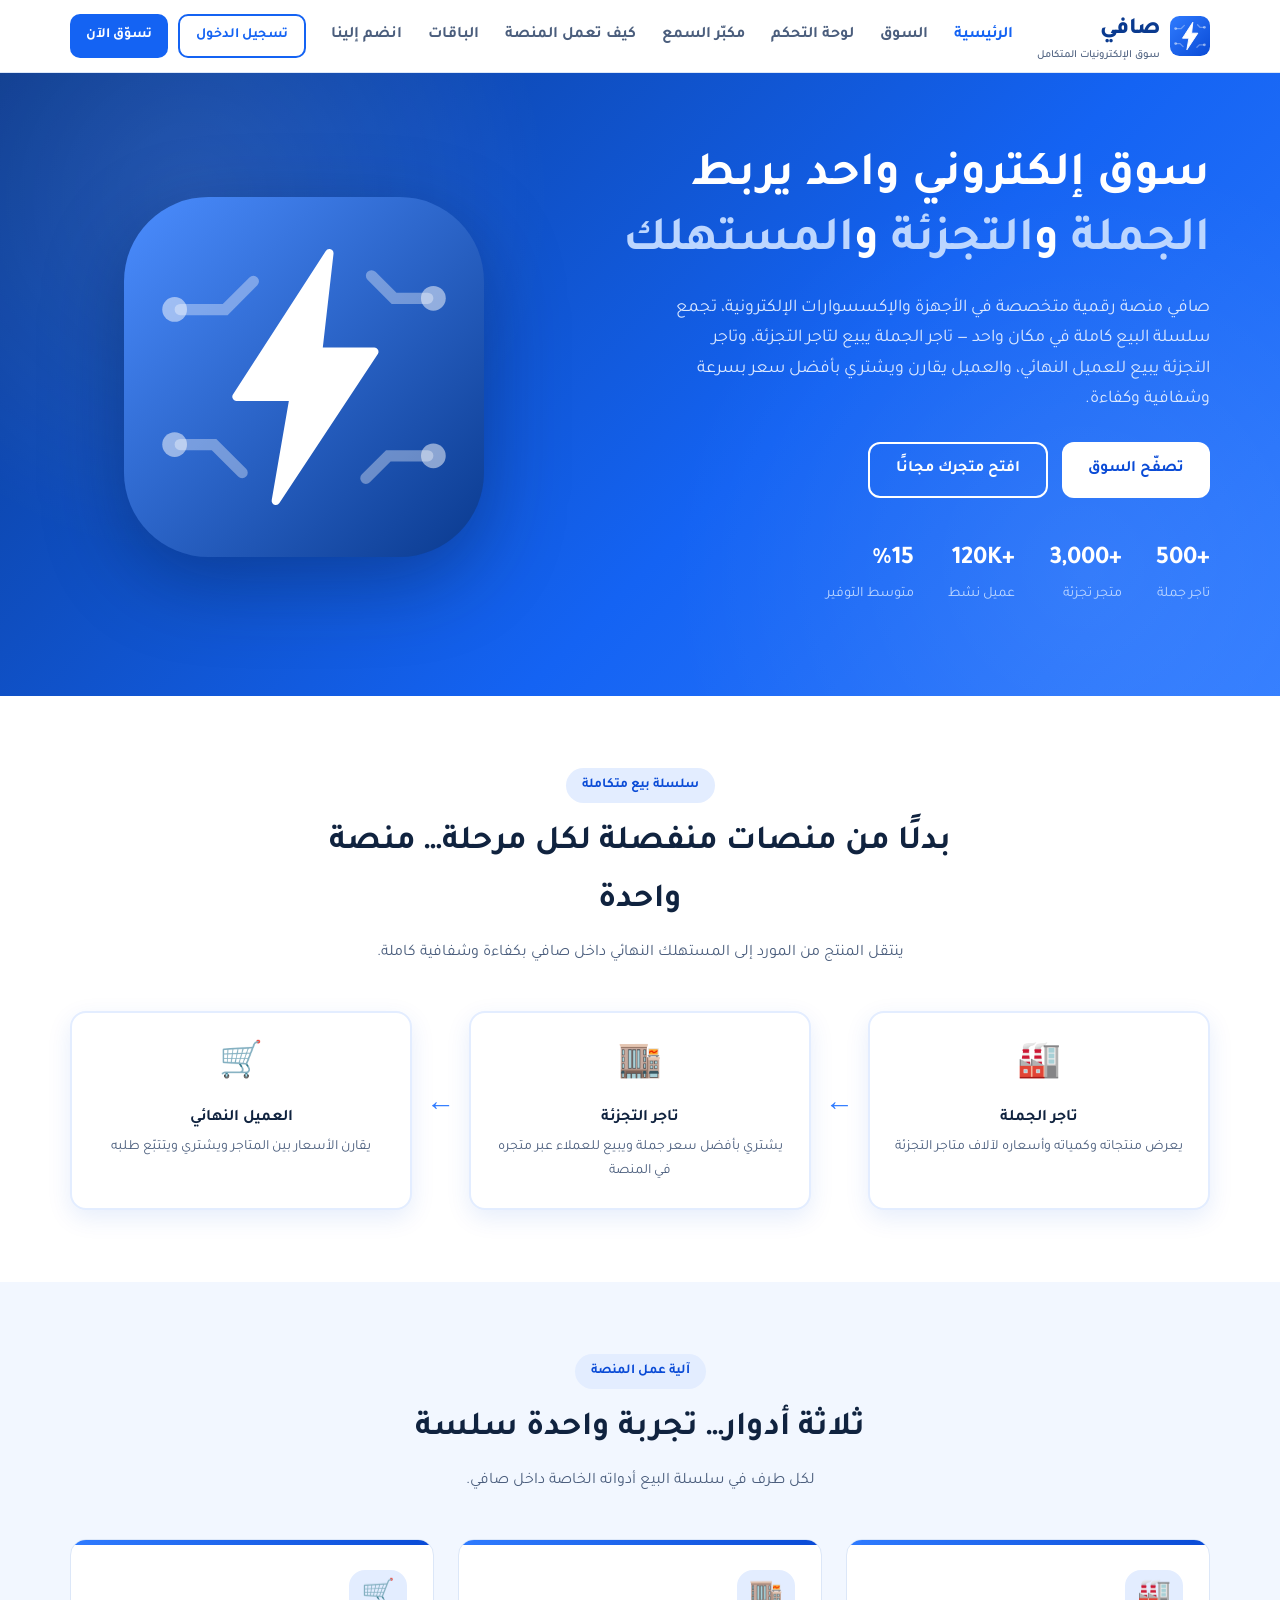
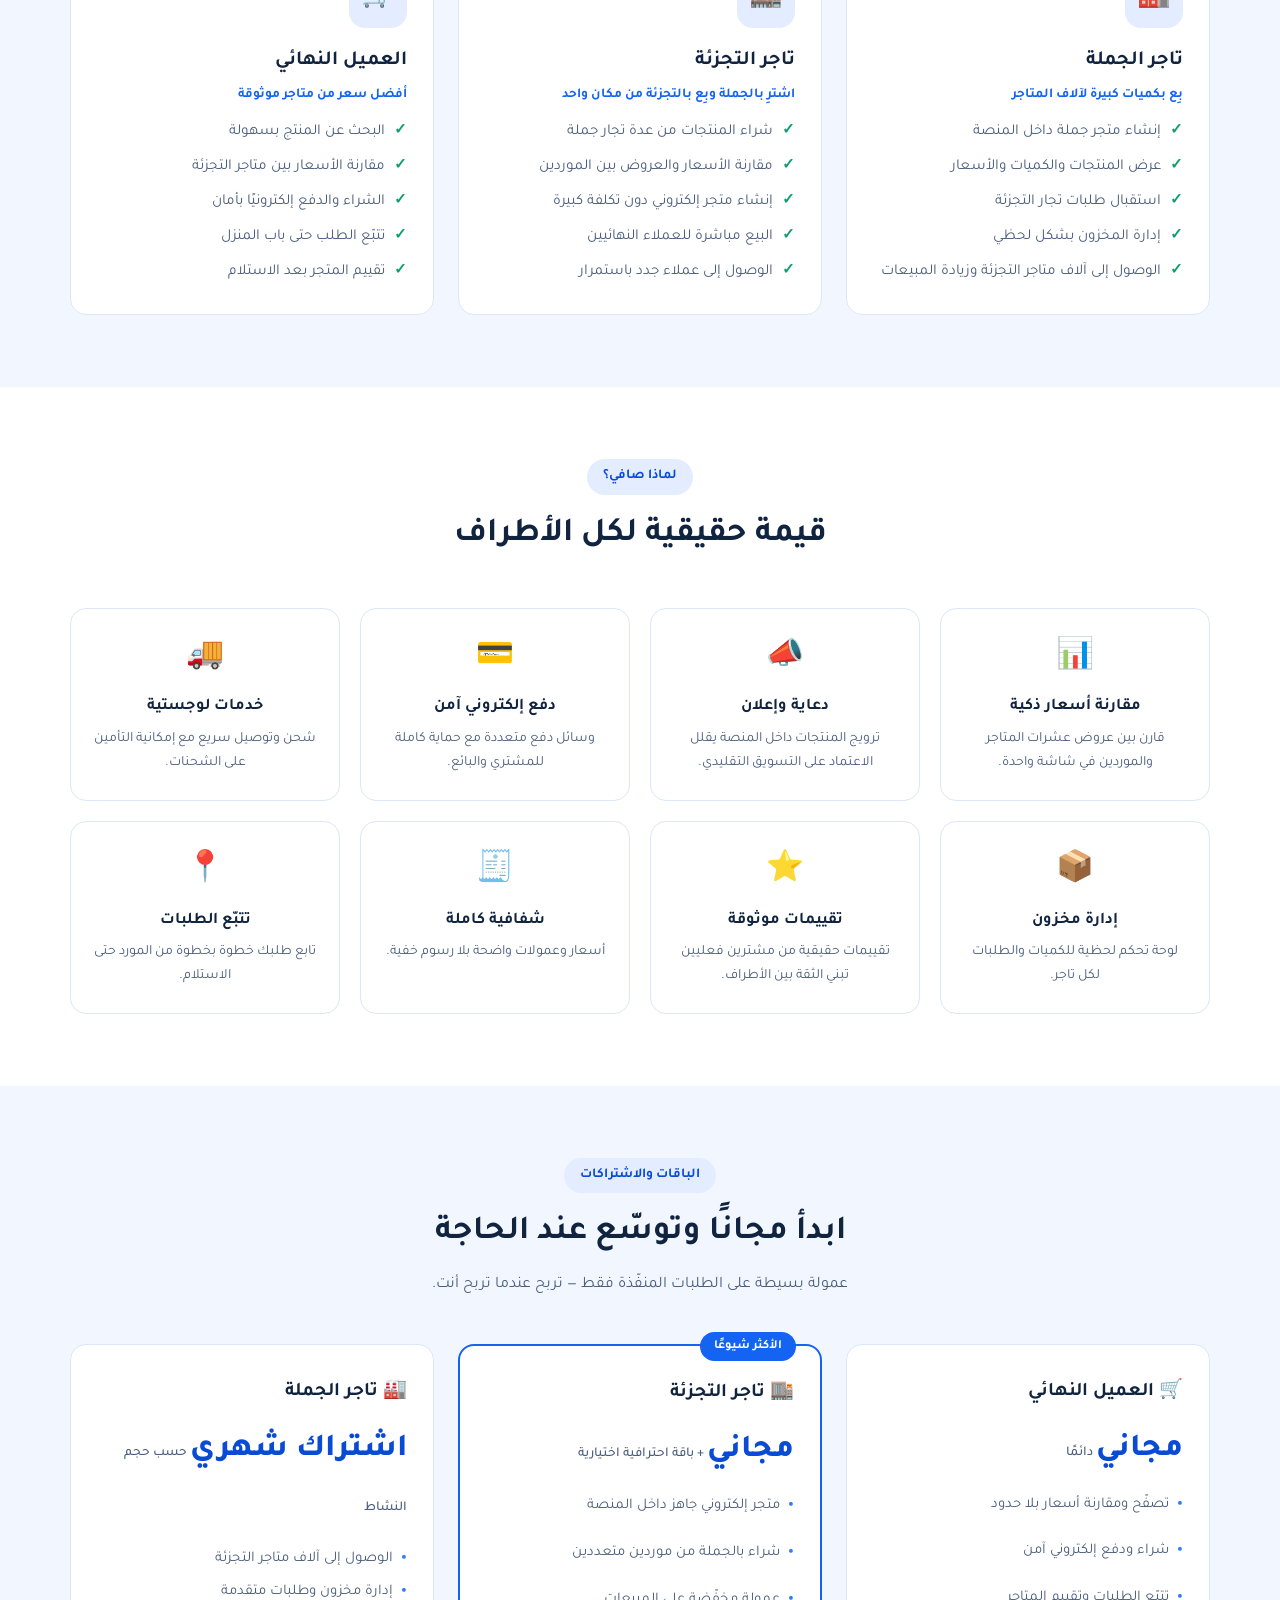
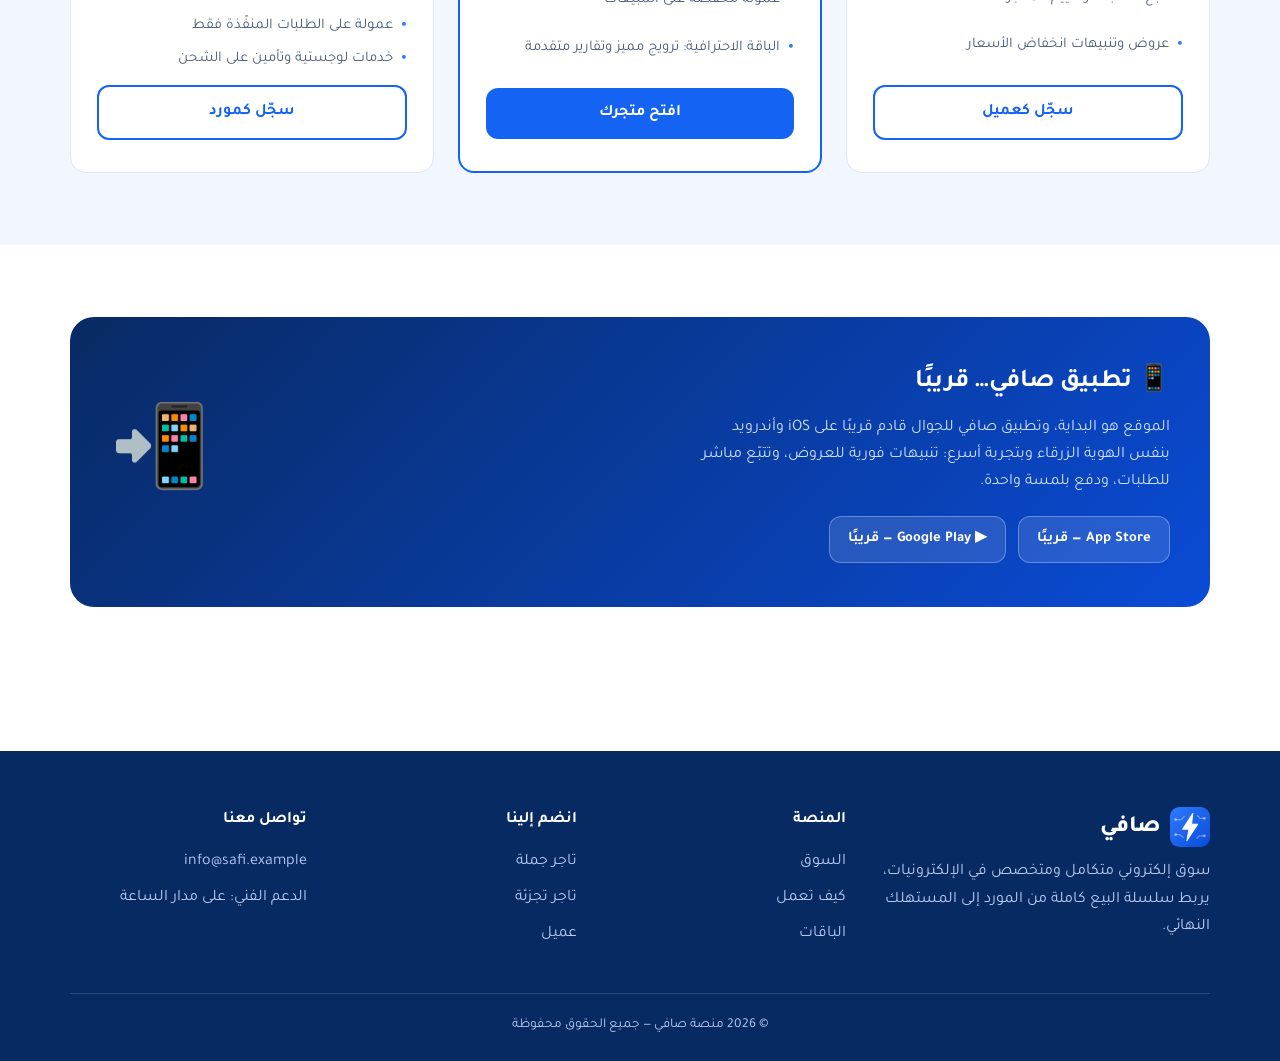
<file: index.html>
<!DOCTYPE html>
<html lang="ar" dir="rtl">
<head>
  <meta charset="UTF-8" />
  <meta name="viewport" content="width=device-width, initial-scale=1.0" />
  <title>صافي | منصة الأجهزة الإلكترونية — من المورد إلى المستهلك</title>
  <meta name="description" content="منصة صافي تربط تجار الجملة وتجار التجزئة والعملاء النهائيين في سوق إلكتروني واحد متخصص في الأجهزة والإكسسوارات الإلكترونية." />
  <meta name="theme-color" content="#1463f3" />
  <link rel="icon" type="image/svg+xml" href="assets/img/favicon.svg" />
  <link rel="preconnect" href="https://fonts.googleapis.com" />
  <link rel="preconnect" href="https://fonts.gstatic.com" crossorigin />
  <link href="https://fonts.googleapis.com/css2?family=Tajawal:wght@400;500;700;800&display=swap" rel="stylesheet" />
  <link rel="stylesheet" href="assets/css/style.css" />
</head>
<body>

  <!-- الترويسة -->
  <header class="site-header">
    <div class="container">
      <a href="index.html" class="brand">
        <img src="assets/img/favicon.svg" alt="شعار صافي" class="brand-icon" />
        <span>صافي<small>سوق الإلكترونيات المتكامل</small></span>
      </a>
      <nav class="main-nav" id="mainNav">
        <a href="index.html" class="active">الرئيسية</a>
        <a href="market.html">السوق</a>
        <a href="dashboard.html">لوحة التحكم</a>
        <a href="hearing-aid.html">مكبّر السمع</a>
        <a href="index.html#how">كيف تعمل المنصة</a>
        <a href="index.html#plans">الباقات</a>
        <a href="join.html">انضم إلينا</a>
      </nav>
      <div class="header-actions">
        <a href="join.html" class="btn btn-outline btn-sm">تسجيل الدخول</a>
        <a href="market.html" class="btn btn-primary btn-sm">تسوّق الآن</a>
        <button class="nav-toggle" aria-label="فتح القائمة">☰</button>
      </div>
    </div>
  </header>

  <!-- البطل -->
  <section class="hero">
    <div class="container">
      <div>
        <h1>سوق إلكتروني واحد يربط <span class="accent">الجملة</span> و<span class="accent">التجزئة</span> و<span class="accent">المستهلك</span></h1>
        <p class="lead">
          صافي منصة رقمية متخصصة في الأجهزة والإكسسوارات الإلكترونية، تجمع سلسلة البيع كاملة في مكان واحد —
          تاجر الجملة يبيع لتاجر التجزئة، وتاجر التجزئة يبيع للعميل النهائي، والعميل يقارن ويشتري بأفضل سعر
          بسرعة وشفافية وكفاءة.
        </p>
        <div class="hero-cta">
          <a href="market.html" class="btn btn-white">تصفّح السوق</a>
          <a href="join.html" class="btn btn-outline" style="color:#fff;border-color:#fff;">افتح متجرك مجانًا</a>
        </div>
        <div class="hero-stats">
          <div><b>+500</b><span>تاجر جملة</span></div>
          <div><b>+3,000</b><span>متجر تجزئة</span></div>
          <div><b>+120K</b><span>عميل نشط</span></div>
          <div><b>%15</b><span>متوسط التوفير</span></div>
        </div>
      </div>
      <div class="hero-visual">
        <svg viewBox="0 0 64 64" xmlns="http://www.w3.org/2000/svg" role="img" aria-label="شعار صافي">
          <defs>
            <linearGradient id="hg" x1="0" y1="0" x2="1" y2="1">
              <stop offset="0" stop-color="#4b8dff"/>
              <stop offset="1" stop-color="#0a3a8f"/>
            </linearGradient>
          </defs>
          <rect width="64" height="64" rx="15" fill="url(#hg)"/>
          <g stroke="#ffffff" stroke-opacity="0.35" stroke-width="2" fill="none" stroke-linecap="round">
            <path d="M10 20 H18 L23 15"/>
            <path d="M10 44 H16 L21 49"/>
            <path d="M54 18 H48 L44 14"/>
            <path d="M54 46 H47 L43 50"/>
          </g>
          <g fill="#ffffff" fill-opacity="0.5">
            <circle cx="9" cy="20" r="2.2"/>
            <circle cx="9" cy="44" r="2.2"/>
            <circle cx="55" cy="18" r="2.2"/>
            <circle cx="55" cy="46" r="2.2"/>
          </g>
          <path d="M36.5 10 L20 35.5 h10.2 L27 54 L44.5 27.5 h-10 L36.5 10 Z"
                fill="#ffffff" stroke="#ffffff" stroke-width="1.5" stroke-linejoin="round"/>
        </svg>
      </div>
    </div>
  </section>

  <!-- سلسلة القيمة -->
  <section class="section" id="chain">
    <div class="container">
      <div class="section-head">
        <span class="eyebrow">سلسلة بيع متكاملة</span>
        <h2>بدلًا من منصات منفصلة لكل مرحلة… منصة واحدة</h2>
        <p>ينتقل المنتج من المورد إلى المستهلك النهائي داخل صافي بكفاءة وشفافية كاملة.</p>
      </div>
      <div class="chain">
        <div class="chain-node">
          <div class="emoji">🏭</div>
          <h4>تاجر الجملة</h4>
          <p>يعرض منتجاته وكمياته وأسعاره لآلاف متاجر التجزئة</p>
        </div>
        <div class="chain-arrow">←</div>
        <div class="chain-node">
          <div class="emoji">🏬</div>
          <h4>تاجر التجزئة</h4>
          <p>يشتري بأفضل سعر جملة ويبيع للعملاء عبر متجره في المنصة</p>
        </div>
        <div class="chain-arrow">←</div>
        <div class="chain-node">
          <div class="emoji">🛒</div>
          <h4>العميل النهائي</h4>
          <p>يقارن الأسعار بين المتاجر ويشتري ويتتبّع طلبه</p>
        </div>
      </div>
    </div>
  </section>

  <!-- كيف تعمل المنصة -->
  <section class="section alt" id="how">
    <div class="container">
      <div class="section-head">
        <span class="eyebrow">آلية عمل المنصة</span>
        <h2>ثلاثة أدوار… تجربة واحدة سلسة</h2>
        <p>لكل طرف في سلسلة البيع أدواته الخاصة داخل صافي.</p>
      </div>
      <div class="roles-grid">
        <div class="role-card">
          <div class="role-icon">🏭</div>
          <h3>تاجر الجملة</h3>
          <span class="role-tag">بِع بكميات كبيرة لآلاف المتاجر</span>
          <ul>
            <li>إنشاء متجر جملة داخل المنصة</li>
            <li>عرض المنتجات والكميات والأسعار</li>
            <li>استقبال طلبات تجار التجزئة</li>
            <li>إدارة المخزون بشكل لحظي</li>
            <li>الوصول إلى آلاف متاجر التجزئة وزيادة المبيعات</li>
          </ul>
        </div>
        <div class="role-card">
          <div class="role-icon">🏬</div>
          <h3>تاجر التجزئة</h3>
          <span class="role-tag">اشترِ بالجملة وبِع بالتجزئة من مكان واحد</span>
          <ul>
            <li>شراء المنتجات من عدة تجار جملة</li>
            <li>مقارنة الأسعار والعروض بين الموردين</li>
            <li>إنشاء متجر إلكتروني دون تكلفة كبيرة</li>
            <li>البيع مباشرة للعملاء النهائيين</li>
            <li>الوصول إلى عملاء جدد باستمرار</li>
          </ul>
        </div>
        <div class="role-card">
          <div class="role-icon">🛒</div>
          <h3>العميل النهائي</h3>
          <span class="role-tag">أفضل سعر من متاجر موثوقة</span>
          <ul>
            <li>البحث عن المنتج بسهولة</li>
            <li>مقارنة الأسعار بين متاجر التجزئة</li>
            <li>الشراء والدفع إلكترونيًا بأمان</li>
            <li>تتبّع الطلب حتى باب المنزل</li>
            <li>تقييم المتجر بعد الاستلام</li>
          </ul>
        </div>
      </div>
    </div>
  </section>

  <!-- المزايا -->
  <section class="section" id="features">
    <div class="container">
      <div class="section-head">
        <span class="eyebrow">لماذا صافي؟</span>
        <h2>قيمة حقيقية لكل الأطراف</h2>
      </div>
      <div class="features-grid">
        <div class="feature"><div class="f-icon">📊</div><h4>مقارنة أسعار ذكية</h4><p>قارن بين عروض عشرات المتاجر والموردين في شاشة واحدة.</p></div>
        <div class="feature"><div class="f-icon">📣</div><h4>دعاية وإعلان</h4><p>ترويج المنتجات داخل المنصة يقلل الاعتماد على التسويق التقليدي.</p></div>
        <div class="feature"><div class="f-icon">💳</div><h4>دفع إلكتروني آمن</h4><p>وسائل دفع متعددة مع حماية كاملة للمشتري والبائع.</p></div>
        <div class="feature"><div class="f-icon">🚚</div><h4>خدمات لوجستية</h4><p>شحن وتوصيل سريع مع إمكانية التأمين على الشحنات.</p></div>
        <div class="feature"><div class="f-icon">📦</div><h4>إدارة مخزون</h4><p>لوحة تحكم لحظية للكميات والطلبات لكل تاجر.</p></div>
        <div class="feature"><div class="f-icon">⭐</div><h4>تقييمات موثوقة</h4><p>تقييمات حقيقية من مشترين فعليين تبني الثقة بين الأطراف.</p></div>
        <div class="feature"><div class="f-icon">🧾</div><h4>شفافية كاملة</h4><p>أسعار وعمولات واضحة بلا رسوم خفية.</p></div>
        <div class="feature"><div class="f-icon">📍</div><h4>تتبّع الطلبات</h4><p>تابع طلبك خطوة بخطوة من المورد حتى الاستلام.</p></div>
      </div>
    </div>
  </section>

  <!-- الباقات -->
  <section class="section alt" id="plans">
    <div class="container">
      <div class="section-head">
        <span class="eyebrow">الباقات والاشتراكات</span>
        <h2>ابدأ مجانًا وتوسّع عند الحاجة</h2>
        <p>عمولة بسيطة على الطلبات المنفّذة فقط — تربح عندما تربح أنت.</p>
      </div>
      <div class="plans-grid">
        <div class="plan">
          <h3>🛒 العميل النهائي</h3>
          <div class="price">مجاني<small> دائمًا</small></div>
          <ul>
            <li>تصفّح ومقارنة أسعار بلا حدود</li>
            <li>شراء ودفع إلكتروني آمن</li>
            <li>تتبّع الطلبات وتقييم المتاجر</li>
            <li>عروض وتنبيهات انخفاض الأسعار</li>
          </ul>
          <a href="join.html?role=customer" class="btn btn-outline">سجّل كعميل</a>
        </div>
        <div class="plan featured">
          <span class="ribbon">الأكثر شيوعًا</span>
          <h3>🏬 تاجر التجزئة</h3>
          <div class="price">مجاني<small> + باقة احترافية اختيارية</small></div>
          <ul>
            <li>متجر إلكتروني جاهز داخل المنصة</li>
            <li>شراء بالجملة من موردين متعددين</li>
            <li>عمولة مخفّضة على المبيعات</li>
            <li>الباقة الاحترافية: ترويج مميز وتقارير متقدمة</li>
          </ul>
          <a href="join.html?role=retail" class="btn btn-primary">افتح متجرك</a>
        </div>
        <div class="plan">
          <h3>🏭 تاجر الجملة</h3>
          <div class="price">اشتراك شهري<small> حسب حجم النشاط</small></div>
          <ul>
            <li>الوصول إلى آلاف متاجر التجزئة</li>
            <li>إدارة مخزون وطلبات متقدمة</li>
            <li>عمولة على الطلبات المنفّذة فقط</li>
            <li>خدمات لوجستية وتأمين على الشحن</li>
          </ul>
          <a href="join.html?role=wholesale" class="btn btn-outline">سجّل كمورد</a>
        </div>
      </div>
    </div>
  </section>

  <!-- شريط التطبيق -->
  <section class="section">
    <div class="container">
      <div class="app-banner">
        <div>
          <h2>📱 تطبيق صافي… قريبًا</h2>
          <p>
            الموقع هو البداية، وتطبيق صافي للجوال قادم قريبًا على iOS وأندرويد
            بنفس الهوية الزرقاء وبتجربة أسرع: تنبيهات فورية للعروض، وتتبّع مباشر للطلبات، ودفع بلمسة واحدة.
          </p>
          <div class="app-badges">
            <span class="app-badge"> App Store — قريبًا</span>
            <span class="app-badge">▶ Google Play — قريبًا</span>
          </div>
        </div>
        <div class="phone-art">📲</div>
      </div>
    </div>
  </section>

  <!-- التذييل -->
  <footer class="site-footer">
    <div class="container">
      <div class="footer-grid">
        <div>
          <a href="index.html" class="brand">
            <img src="assets/img/favicon.svg" alt="شعار صافي" class="brand-icon" />
            <span>صافي</span>
          </a>
          <p>سوق إلكتروني متكامل ومتخصص في الإلكترونيات، يربط سلسلة البيع كاملة من المورد إلى المستهلك النهائي.</p>
        </div>
        <div>
          <h5>المنصة</h5>
          <ul>
            <li><a href="market.html">السوق</a></li>
            <li><a href="index.html#how">كيف تعمل</a></li>
            <li><a href="index.html#plans">الباقات</a></li>
          </ul>
        </div>
        <div>
          <h5>انضم إلينا</h5>
          <ul>
            <li><a href="join.html?role=wholesale">تاجر جملة</a></li>
            <li><a href="join.html?role=retail">تاجر تجزئة</a></li>
            <li><a href="join.html?role=customer">عميل</a></li>
          </ul>
        </div>
        <div>
          <h5>تواصل معنا</h5>
          <ul>
            <li><a href="mailto:info@safi.example">info@safi.example</a></li>
            <li>الدعم الفني: على مدار الساعة</li>
          </ul>
        </div>
      </div>
      <div class="footer-bottom">© 2026 منصة صافي — جميع الحقوق محفوظة</div>
    </div>
  </footer>

  <script src="assets/js/app.js"></script>
</body>
</html>
</file>
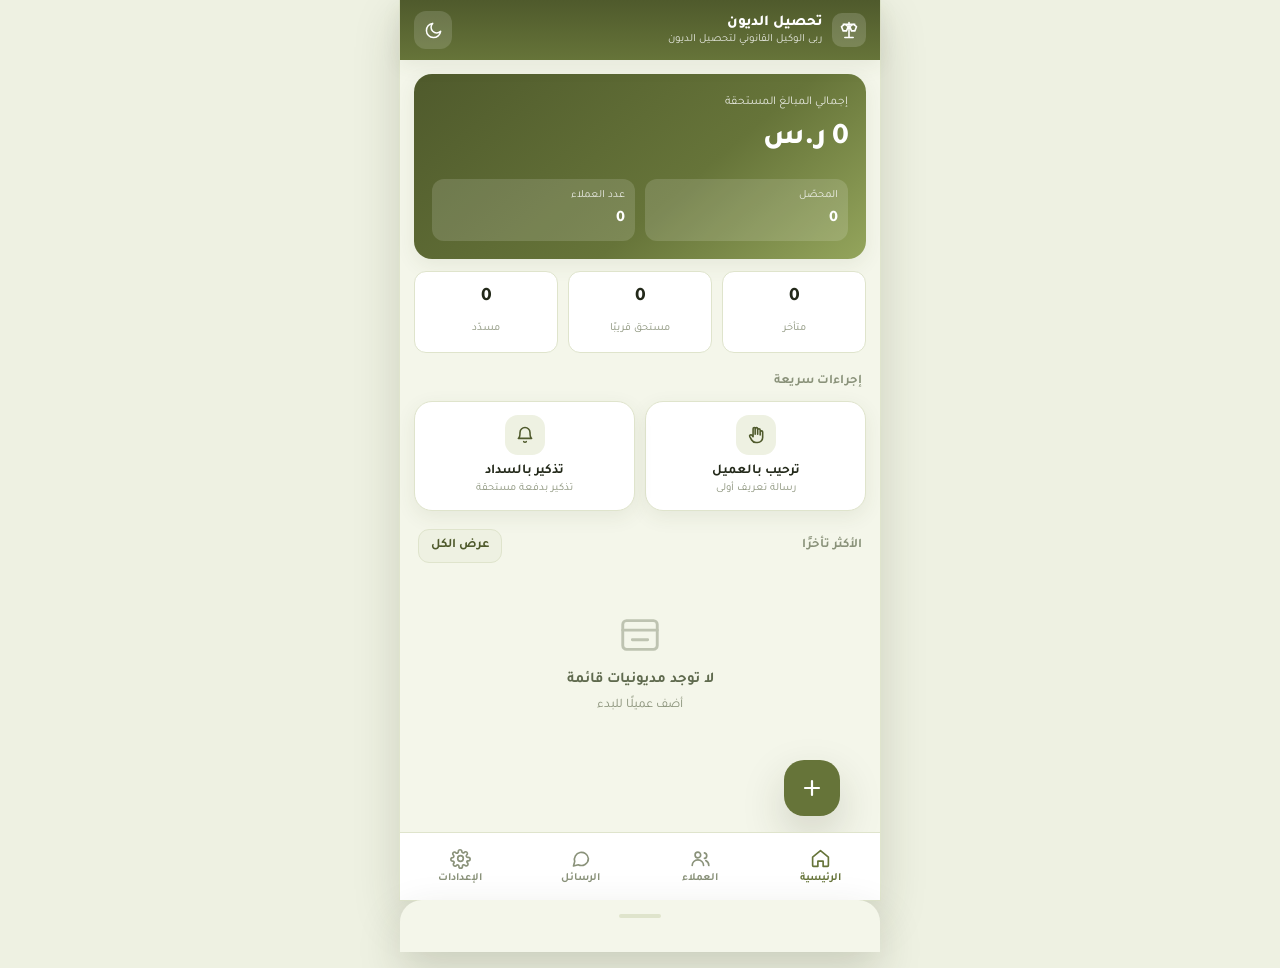
<file: debt-app/index.html>
<!DOCTYPE html>
<html lang="ar" dir="rtl" data-theme="light">
<head>
<meta charset="UTF-8" />
<meta name="viewport" content="width=device-width, initial-scale=1.0, viewport-fit=cover, maximum-scale=1" />
<title>تحصيل | ربى الوكيل القانوني لتحصيل الديون</title>
<meta name="description" content="تطبيق جوال لتحصيل الديون: إدارة العملاء والديون وإرسال رسائل الترحيب والتذكير بالسداد عبر واتساب مع سند إثبات." />
<meta name="theme-color" content="#667439" />
<link rel="manifest" href="manifest.webmanifest" />
<link rel="icon" type="image/svg+xml" href="assets/img/icon.svg" />
<link rel="apple-touch-icon" href="assets/img/icon.svg" />
<meta name="apple-mobile-web-app-capable" content="yes" />
<meta name="apple-mobile-web-app-title" content="تحصيل" />
<link rel="preconnect" href="https://fonts.googleapis.com" />
<link rel="preconnect" href="https://fonts.gstatic.com" crossorigin />
<link href="https://fonts.googleapis.com/css2?family=Tajawal:wght@400;500;700;800&display=swap" rel="stylesheet" />
<link rel="stylesheet" href="assets/css/app.css" />
</head>
<body>

<!-- مكتبة الأيقونات -->
<svg style="display:none" xmlns="http://www.w3.org/2000/svg">
  <symbol id="i-scale" viewBox="0 0 24 24" fill="none" stroke="currentColor" stroke-width="1.9" stroke-linecap="round" stroke-linejoin="round">
    <path d="M12 3v18M7 21h10M3 8l4-3 4 3M3 8l2 5h4l2-5M13 8l4-3 4 3M13 8l2 5h4l2-5M5 5h14"/>
  </symbol>
  <symbol id="i-home" viewBox="0 0 24 24" fill="none" stroke="currentColor" stroke-width="1.9" stroke-linecap="round" stroke-linejoin="round">
    <path d="M3 10.5 12 3l9 7.5V20a1 1 0 0 1-1 1h-5v-6H9v6H4a1 1 0 0 1-1-1z"/>
  </symbol>
  <symbol id="i-users" viewBox="0 0 24 24" fill="none" stroke="currentColor" stroke-width="1.9" stroke-linecap="round" stroke-linejoin="round">
    <circle cx="9" cy="8" r="3.2"/><path d="M2.5 20a6.5 6.5 0 0 1 13 0"/><path d="M16.5 5.6a3.2 3.2 0 0 1 0 6.3M18 14.4a6.5 6.5 0 0 1 3.5 5.6"/>
  </symbol>
  <symbol id="i-chat" viewBox="0 0 24 24" fill="none" stroke="currentColor" stroke-width="1.9" stroke-linecap="round" stroke-linejoin="round">
    <path d="M21 12a8 8 0 0 1-11.6 7.1L4 20.5l1.4-5.2A8 8 0 1 1 21 12z"/>
  </symbol>
  <symbol id="i-cog" viewBox="0 0 24 24" fill="none" stroke="currentColor" stroke-width="1.9" stroke-linecap="round" stroke-linejoin="round">
    <circle cx="12" cy="12" r="3.2"/><path d="M19.4 15a1.6 1.6 0 0 0 .3 1.8l.1.1a2 2 0 1 1-2.8 2.8l-.1-.1a1.6 1.6 0 0 0-2.7 1.1V21a2 2 0 1 1-4 0v-.1a1.6 1.6 0 0 0-2.7-1.1l-.1.1a2 2 0 1 1-2.8-2.8l.1-.1A1.6 1.6 0 0 0 3 15a2 2 0 1 1 0-4 1.6 1.6 0 0 0 1-2.7l-.1-.1a2 2 0 1 1 2.8-2.8l.1.1A1.6 1.6 0 0 0 9.5 4.5V4a2 2 0 1 1 4 0v.1a1.6 1.6 0 0 0 2.7 1.1l.1-.1a2 2 0 1 1 2.8 2.8l-.1.1a1.6 1.6 0 0 0 1.1 2.7H21a2 2 0 1 1 0 4h-.1a1.6 1.6 0 0 0-1.5 1z"/>
  </symbol>
  <symbol id="i-plus" viewBox="0 0 24 24" fill="none" stroke="currentColor" stroke-width="2.2" stroke-linecap="round"><path d="M12 5v14M5 12h14"/></symbol>
  <symbol id="i-search" viewBox="0 0 24 24" fill="none" stroke="currentColor" stroke-width="2" stroke-linecap="round"><circle cx="11" cy="11" r="7"/><path d="m20 20-3.6-3.6"/></symbol>
  <symbol id="i-back" viewBox="0 0 24 24" fill="none" stroke="currentColor" stroke-width="2.1" stroke-linecap="round" stroke-linejoin="round"><path d="M9 6l6 6-6 6"/></symbol>
  <symbol id="i-moon" viewBox="0 0 24 24" fill="none" stroke="currentColor" stroke-width="1.9" stroke-linecap="round" stroke-linejoin="round"><path d="M21 13A9 9 0 1 1 11 3a7 7 0 0 0 10 10z"/></symbol>
  <symbol id="i-sun" viewBox="0 0 24 24" fill="none" stroke="currentColor" stroke-width="1.9" stroke-linecap="round"><circle cx="12" cy="12" r="4"/><path d="M12 2v2M12 20v2M2 12h2M20 12h2M4.9 4.9l1.4 1.4M17.7 17.7l1.4 1.4M19.1 4.9l-1.4 1.4M6.3 17.7l-1.4 1.4"/></symbol>
  <symbol id="i-wa" viewBox="0 0 24 24" fill="currentColor"><path d="M17.5 14.4c-.3-.2-1.7-.9-2-1-.3-.1-.5-.1-.7.2-.2.3-.7 1-.9 1.2-.2.2-.3.2-.6.1-.3-.2-1.2-.5-2.3-1.5-.9-.8-1.4-1.7-1.6-2-.2-.3 0-.5.1-.6l.5-.6c.1-.2.2-.3.3-.5 0-.2 0-.4 0-.5 0-.2-.7-1.6-.9-2.2-.2-.6-.5-.5-.7-.5h-.6c-.2 0-.5.1-.8.4-.3.3-1 1-1 2.5s1.1 2.9 1.2 3.1c.2.2 2.1 3.3 5.2 4.6.7.3 1.3.5 1.7.6.7.2 1.4.2 1.9.1.6-.1 1.7-.7 1.9-1.4.2-.7.2-1.3.2-1.4-.1-.2-.3-.3-.6-.4zM12 2a10 10 0 0 0-8.6 15L2 22l5.2-1.4A10 10 0 1 0 12 2zm0 18.2c-1.6 0-3.1-.4-4.4-1.2l-.3-.2-3.1.8.8-3-.2-.3A8.2 8.2 0 1 1 12 20.2z"/></symbol>
  <symbol id="i-check" viewBox="0 0 24 24" fill="none" stroke="currentColor" stroke-width="2.4" stroke-linecap="round" stroke-linejoin="round"><path d="m5 13 4 4L19 7"/></symbol>
  <symbol id="i-doc" viewBox="0 0 24 24" fill="none" stroke="currentColor" stroke-width="1.9" stroke-linecap="round" stroke-linejoin="round"><path d="M14 3H7a2 2 0 0 0-2 2v14a2 2 0 0 0 2 2h10a2 2 0 0 0 2-2V8z"/><path d="M14 3v5h5M9 13h6M9 17h4"/></symbol>
  <symbol id="i-bell" viewBox="0 0 24 24" fill="none" stroke="currentColor" stroke-width="1.9" stroke-linecap="round" stroke-linejoin="round"><path d="M18 9a6 6 0 0 0-12 0c0 6-2 7-2 7h16s-2-1-2-7M10.5 20a2 2 0 0 0 3 0"/></symbol>
  <symbol id="i-hand" viewBox="0 0 24 24" fill="none" stroke="currentColor" stroke-width="1.9" stroke-linecap="round" stroke-linejoin="round"><path d="M11 11V4.5a1.5 1.5 0 0 1 3 0V11M14 11V6a1.5 1.5 0 0 1 3 0v6M17 12V8.5a1.5 1.5 0 0 1 3 0V15a6 6 0 0 1-6 6h-2a6 6 0 0 1-5.2-3l-2.3-4a1.6 1.6 0 0 1 2.6-1.8L8.5 14V4.5a1.5 1.5 0 0 1 3 0"/></symbol>
  <symbol id="i-money" viewBox="0 0 24 24" fill="none" stroke="currentColor" stroke-width="1.9" stroke-linecap="round" stroke-linejoin="round"><rect x="2.5" y="6" width="19" height="12" rx="2.5"/><circle cx="12" cy="12" r="2.6"/><path d="M6 10v4M18 10v4"/></symbol>
  <symbol id="i-trash" viewBox="0 0 24 24" fill="none" stroke="currentColor" stroke-width="1.9" stroke-linecap="round" stroke-linejoin="round"><path d="M4 7h16M9 7V5a1 1 0 0 1 1-1h4a1 1 0 0 1 1 1v2M6 7l1 13a1 1 0 0 0 1 1h8a1 1 0 0 0 1-1l1-13"/></symbol>
  <symbol id="i-edit" viewBox="0 0 24 24" fill="none" stroke="currentColor" stroke-width="1.9" stroke-linecap="round" stroke-linejoin="round"><path d="M4 20h4L19 9a2.1 2.1 0 0 0-3-3L5 17z"/></symbol>
  <symbol id="i-share" viewBox="0 0 24 24" fill="none" stroke="currentColor" stroke-width="1.9" stroke-linecap="round" stroke-linejoin="round"><path d="M12 15V3M8.5 6.5 12 3l3.5 3.5M5 13v6a2 2 0 0 0 2 2h10a2 2 0 0 0 2-2v-6"/></symbol>
  <symbol id="i-download" viewBox="0 0 24 24" fill="none" stroke="currentColor" stroke-width="1.9" stroke-linecap="round" stroke-linejoin="round"><path d="M12 3v12M8.5 11.5 12 15l3.5-3.5M5 17v2a2 2 0 0 0 2 2h10a2 2 0 0 0 2-2v-2"/></symbol>
  <symbol id="i-copy" viewBox="0 0 24 24" fill="none" stroke="currentColor" stroke-width="1.9" stroke-linecap="round" stroke-linejoin="round"><rect x="9" y="9" width="12" height="12" rx="2"/><path d="M5 15H4a1 1 0 0 1-1-1V4a1 1 0 0 1 1-1h10a1 1 0 0 1 1 1v1"/></symbol>
  <symbol id="i-badge" viewBox="0 0 24 24" fill="currentColor"><path d="M12 2a10 10 0 1 0 0 20 10 10 0 0 0 0-20zm5.1 7.4-6.2 6.2a1 1 0 0 1-1.4 0l-2.8-2.8a1 1 0 1 1 1.4-1.4l2.1 2.1 5.5-5.5a1 1 0 0 1 1.4 1.4z"/></symbol>
  <symbol id="i-empty" viewBox="0 0 24 24" fill="none" stroke="currentColor" stroke-width="1.5" stroke-linecap="round" stroke-linejoin="round"><rect x="3" y="5" width="18" height="15" rx="2"/><path d="M3 10h18M8 15h8"/></symbol>
</svg>

<div class="app">

  <!-- ==================== الترويسة ==================== -->
  <header class="app-header">
    <button class="icon-btn" id="backBtn" hidden aria-label="رجوع"><svg><use href="#i-back"/></svg></button>
    <div class="logo"><svg><use href="#i-scale"/></svg></div>
    <div class="titles">
      <b id="hdrTitle">تحصيل الديون</b>
      <span id="hdrSub">ربى الوكيل القانوني لتحصيل الديون</span>
    </div>
    <button class="icon-btn" id="themeBtn" aria-label="تبديل الوضع الداكن"><svg><use href="#i-moon" id="themeIcon"/></svg></button>
  </header>

  <!-- ==================== الرئيسية ==================== -->
  <section class="screen active" id="scr-home">
    <div class="card hero">
      <div class="label">إجمالي المبالغ المستحقة</div>
      <div class="amount" id="statOutstanding">0 ر.س</div>
      <div class="split">
        <div><span>المحصّل</span><b id="statCollected">0</b></div>
        <div><span>عدد العملاء</span><b id="statClients">0</b></div>
      </div>
    </div>

    <div class="stats">
      <div class="stat"><b id="statLate">0</b><span>متأخر</span></div>
      <div class="stat"><b id="statDue">0</b><span>مستحق قريبًا</span></div>
      <div class="stat"><b id="statPaid">0</b><span>مسدّد</span></div>
    </div>

    <div class="section-title">إجراءات سريعة</div>
    <div class="quick-grid">
      <button class="quick" data-quick="welcome">
        <div class="ico"><svg><use href="#i-hand"/></svg></div>
        <b>ترحيب بالعميل</b><span>رسالة تعريف أولى</span>
      </button>
      <button class="quick" data-quick="reminder">
        <div class="ico"><svg><use href="#i-bell"/></svg></div>
        <b>تذكير بالسداد</b><span>تذكير بدفعة مستحقة</span>
      </button>
    </div>

    <div class="section-title">
      <span>الأكثر تأخرًا</span>
      <button class="btn ghost sm" data-goto="clients">عرض الكل</button>
    </div>
    <div id="homeList"></div>
  </section>

  <!-- ==================== العملاء ==================== -->
  <section class="screen" id="scr-clients">
    <div class="search">
      <svg><use href="#i-search"/></svg>
      <input type="search" id="searchInput" placeholder="ابحث بالاسم أو رقم الهوية أو الجوال" />
    </div>
    <div class="chips" id="filterChips">
      <button class="chip active" data-filter="all">الكل</button>
      <button class="chip" data-filter="late">متأخر</button>
      <button class="chip" data-filter="due">مستحق</button>
      <button class="chip" data-filter="paid">مسدّد</button>
    </div>
    <div id="clientsList"></div>
  </section>

  <!-- ==================== تفاصيل العميل ==================== -->
  <section class="screen" id="scr-client"></section>

  <!-- ==================== الرسائل ==================== -->
  <section class="screen" id="scr-templates">
    <div class="card">
      <b style="font-size:15px">قوالب رسائل واتساب</b>
      <p style="font-size:12.5px;color:var(--ink-faint);margin-top:4px">
        عدّل نص القوالب حسب أسلوبك. استخدم المتغيرات لتُستبدل تلقائيًا ببيانات العميل عند الإرسال.
      </p>
      <div class="note">
        الإرسال يتم عبر <b>واتساب الشخصي</b> المثبّت على جهازك (رابط wa.me) — لا يتطلب واتساب للأعمال ولا أي API.
      </div>
    </div>
    <div id="tplList"></div>
    <button class="btn outline block" style="margin-top:14px" id="resetTpl">استعادة النصوص الافتراضية</button>
  </section>

  <!-- ==================== الإعدادات ==================== -->
  <section class="screen" id="scr-settings">
    <div class="card">
      <b style="font-size:15px">بيانات المحصّل</b>
      <div class="field">
        <label>الاسم الظاهر في الرسائل والسندات</label>
        <input id="setCollector" type="text" />
      </div>
      <div class="field">
        <label>الصفة</label>
        <input id="setRole" type="text" />
      </div>
      <div class="field row2">
        <div>
          <label>جوال التواصل</label>
          <input id="setPhone" type="tel" inputmode="tel" dir="ltr" />
        </div>
        <div>
          <label>العملة</label>
          <input id="setCurrency" type="text" />
        </div>
      </div>
      <div class="field">
        <label>مفتاح الدولة الافتراضي للأرقام</label>
        <input id="setCountry" type="text" inputmode="numeric" dir="ltr" />
        <div class="hint">مثال: 966 للسعودية. يُضاف تلقائيًا للأرقام التي تبدأ بـ 0 أو 5.</div>
      </div>
      <button class="btn block" style="margin-top:14px" id="saveSettings">حفظ الإعدادات</button>
    </div>

    <div class="card">
      <div class="switch">
        <div class="lbl"><b>الوضع الداكن</b><span>تبديل بين الفاتح والداكن</span></div>
        <button class="toggle" id="themeToggle"><i></i></button>
      </div>
      <div class="switch">
        <div class="lbl"><b>إرفاق سند مع التذكير</b><span>توليد صورة سند تلقائيًا عند الإرسال</span></div>
        <button class="toggle" id="proofToggle"><i></i></button>
      </div>
    </div>

    <div class="card" id="cloudCard">
      <div style="display:flex;align-items:center;justify-content:space-between;gap:8px">
        <b style="font-size:15px">قاعدة البيانات السحابية</b>
        <span class="pill" id="cloudPill">غير مرتبط</span>
      </div>
      <p style="font-size:12.5px;color:var(--ink-faint);margin-top:4px" id="cloudHint">
        اربط حسابك ليتم حفظ العملاء والدفعات في قاعدة بيانات آمنة، وتفتح ملفاتك من أي جهاز.
      </p>
      <div id="cloudBody"></div>
    </div>

    <div class="card">
      <b style="font-size:15px">البيانات</b>
      <p style="font-size:12.5px;color:var(--ink-faint);margin-top:4px">
        البيانات محفوظة على جهازك دائمًا (ويعمل التطبيق بلا إنترنت)، وعند ربط الحساب تُرفع نسخة إلى قاعدة بياناتك الخاصة التي لا يصل إليها غيرك.
      </p>
      <div class="sheet-actions">
        <button class="btn ghost" id="exportBtn"><svg><use href="#i-download"/></svg> تصدير نسخة</button>
        <button class="btn ghost" id="importBtn"><svg><use href="#i-share"/></svg> استيراد</button>
      </div>
      <input type="file" id="importFile" accept="application/json" hidden />
      <button class="btn outline block" style="margin-top:10px" id="demoBtn">تحميل بيانات تجريبية</button>
      <button class="btn danger block" style="margin-top:10px" id="wipeBtn"><svg><use href="#i-trash"/></svg> حذف جميع البيانات</button>
    </div>

    <p style="text-align:center;font-size:11.5px;color:var(--ink-faint);margin-top:18px">
      تطبيق تحصيل الديون · نسخة 2.0
    </p>
  </section>

  <!-- زر الإضافة -->
  <button class="fab" id="fab" hidden aria-label="إضافة عميل"><svg><use href="#i-plus"/></svg></button>

  <!-- شريط التنقل -->
  <nav class="tabbar">
    <button class="active" data-tab="home"><svg><use href="#i-home"/></svg>الرئيسية</button>
    <button data-tab="clients"><svg><use href="#i-users"/></svg>العملاء</button>
    <button data-tab="templates"><svg><use href="#i-chat"/></svg>الرسائل</button>
    <button data-tab="settings"><svg><use href="#i-cog"/></svg>الإعدادات</button>
  </nav>
</div>

<!-- الورقة المنبثقة -->
<div class="sheet-backdrop" id="backdrop"></div>
<div class="sheet" id="sheet"><div class="grab"></div><div id="sheetBody"></div></div>

<div class="toast" id="toast"></div>

<script src="assets/js/cloud.js"></script>
<script src="assets/js/store.js"></script>
<script src="assets/js/proof.js"></script>
<script src="assets/js/sync.js"></script>
<script src="assets/js/app.js"></script>
<script>
  if ('serviceWorker' in navigator && location.protocol === 'https:') {
    window.addEventListener('load', () => {
      navigator.serviceWorker.register('sw.js').then(reg => {
        // تحديث فوري عند نشر نسخة جديدة بدل بقاء نسخة قديمة عالقة
        reg.update().catch(() => {});
        reg.addEventListener('updatefound', () => {
          const sw = reg.installing;
          if (!sw) return;
          sw.addEventListener('statechange', () => {
            if (sw.state === 'installed' && navigator.serviceWorker.controller) location.reload();
          });
        });
      }).catch(() => {});
    });
  }
</script>
</body>
</html>
</file>
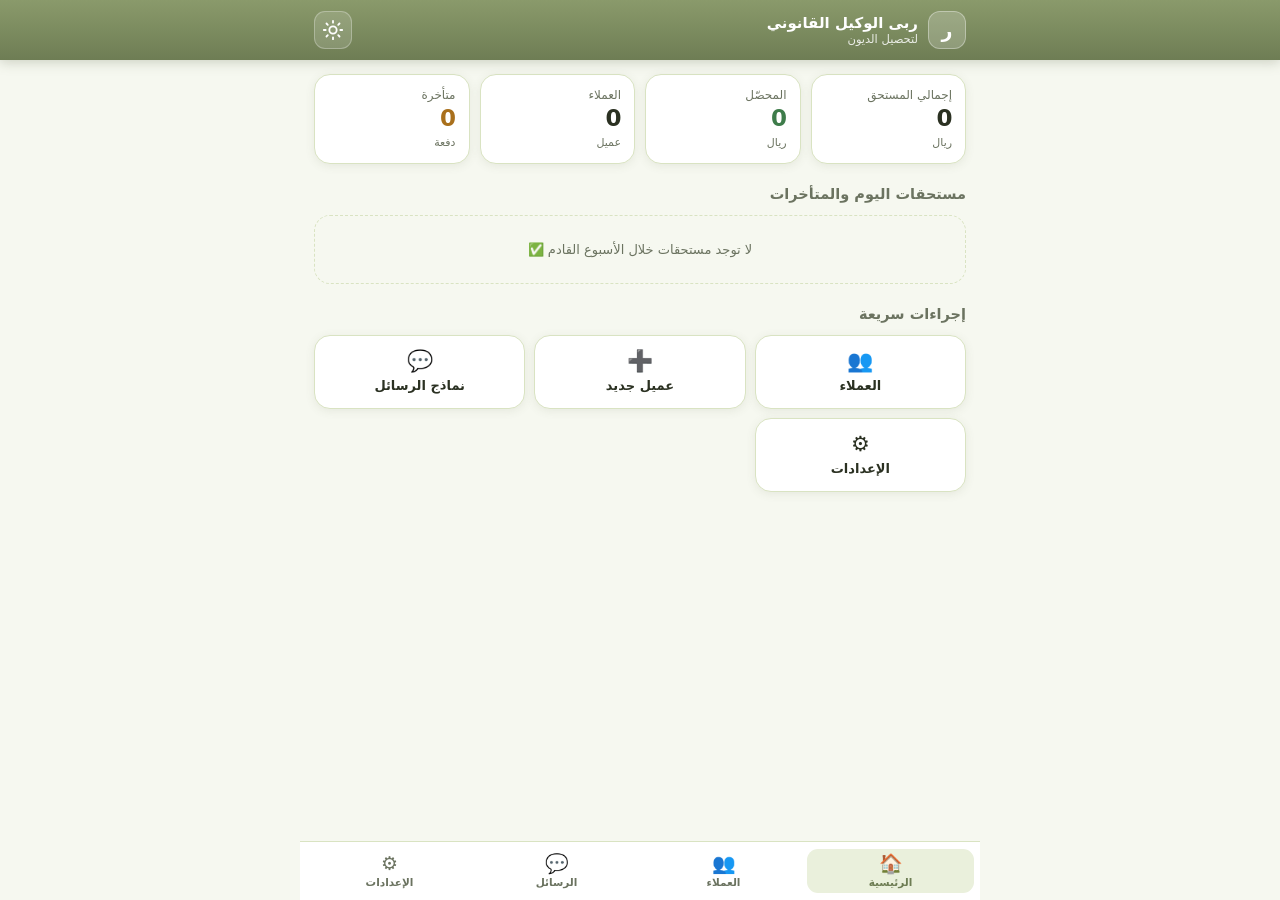
<file: debt/index.html>
<!DOCTYPE html>
<html lang="ar" dir="rtl" data-theme="light">
<head>
<meta charset="utf-8">
<meta name="viewport" content="width=device-width, initial-scale=1, viewport-fit=cover, maximum-scale=5">
<meta name="theme-color" content="#8A9A6B">
<title>تحصيل الديون — ربى الوكيل القانوني</title>
<link rel="manifest" href="manifest.webmanifest">
<link rel="stylesheet" href="styles.css">
</head>
<body>

<header class="topbar">
  <div class="topbar-in">
    <button class="icon-btn" id="btnBack" hidden aria-label="رجوع">
      <svg viewBox="0 0 24 24" aria-hidden="true"><path d="M9 6l6 6-6 6"/></svg>
    </button>
    <div class="brand">
      <div class="brand-mark" aria-hidden="true">ر</div>
      <div class="brand-txt">
        <strong id="brandName">ربى الوكيل القانوني</strong>
        <span id="brandSub">لتحصيل الديون</span>
      </div>
    </div>
    <button class="icon-btn" id="btnTheme" aria-label="تبديل الوضع الليلي">
      <svg class="ico-sun" viewBox="0 0 24 24" aria-hidden="true"><circle cx="12" cy="12" r="4"/><path d="M12 2v2M12 20v2M2 12h2M20 12h2M4.9 4.9l1.4 1.4M17.7 17.7l1.4 1.4M19.1 4.9l-1.4 1.4M6.3 17.7l-1.4 1.4"/></svg>
      <svg class="ico-moon" viewBox="0 0 24 24" aria-hidden="true"><path d="M20 14.5A8 8 0 019.5 4a8.5 8.5 0 1010.5 10.5z"/></svg>
    </button>
  </div>
</header>

<main id="app">

  <!-- ═══ الرئيسية ═══ -->
  <section class="view" id="view-home">
    <div class="stats">
      <div class="stat">
        <span class="stat-lbl">إجمالي المستحق</span>
        <strong class="stat-val" id="stOut">0</strong>
        <span class="stat-unit">ريال</span>
      </div>
      <div class="stat">
        <span class="stat-lbl">المحصّل</span>
        <strong class="stat-val ok" id="stPaid">0</strong>
        <span class="stat-unit">ريال</span>
      </div>
      <div class="stat">
        <span class="stat-lbl">العملاء</span>
        <strong class="stat-val" id="stClients">0</strong>
        <span class="stat-unit">عميل</span>
      </div>
      <div class="stat">
        <span class="stat-lbl">متأخرة</span>
        <strong class="stat-val warn" id="stLate">0</strong>
        <span class="stat-unit">دفعة</span>
      </div>
    </div>

    <h2 class="sec-title">مستحقات اليوم والمتأخرات</h2>
    <div id="dueList" class="list"></div>

    <h2 class="sec-title">إجراءات سريعة</h2>
    <div class="quick-grid">
      <button class="quick" data-go="clients"><span class="q-ico">👥</span>العملاء</button>
      <button class="quick" data-act="newClient"><span class="q-ico">➕</span>عميل جديد</button>
      <button class="quick" data-go="templates"><span class="q-ico">💬</span>نماذج الرسائل</button>
      <button class="quick" data-go="settings"><span class="q-ico">⚙️</span>الإعدادات</button>
    </div>
  </section>

  <!-- ═══ العملاء ═══ -->
  <section class="view" id="view-clients" hidden>
    <div class="searchbar">
      <input type="search" id="q" placeholder="بحث بالاسم أو الهوية أو الجوال" enterkeyhint="search">
      <button class="btn btn-primary btn-sm" data-act="newClient">+ عميل</button>
    </div>
    <div id="clientList" class="list"></div>
  </section>

  <!-- ═══ ملف العميل ═══ -->
  <section class="view" id="view-client" hidden>
    <div class="profile">
      <div class="avatar" id="cAvatar">؟</div>
      <h2 id="cName">—</h2>
      <div class="idrow">
        <span class="chip" id="cId">—</span>
        <span class="chip" id="cPhone" dir="ltr">—</span>
      </div>
      <div class="balance">
        <div><span>المتبقي</span><strong id="cBal">0</strong></div>
        <div><span>الأصل</span><strong id="cTotal">0</strong></div>
        <div><span>المسدّد</span><strong id="cPaid" class="ok">0</strong></div>
      </div>
      <div class="prog"><i id="cProg"></i></div>
    </div>

    <h2 class="sec-title">تواصل سريع عبر واتساب</h2>
    <div class="wa-grid" id="waGrid">
      <button class="wa" data-tpl="welcome"><span class="q-ico">👋</span>ترحيب بالعميل</button>
      <button class="wa" data-tpl="reminder"><span class="q-ico">🔔</span>تذكير بالسداد</button>
      <button class="wa" data-tpl="overdue"><span class="q-ico">⏰</span>تذكير متأخر</button>
      <button class="wa" data-tpl="receipt"><span class="q-ico">🧾</span>إثبات السداد</button>
      <button class="wa" data-tpl="statement"><span class="q-ico">📄</span>كشف حساب</button>
      <button class="wa" data-tpl="settled"><span class="q-ico">✅</span>إخلاء طرف</button>
    </div>
    <p class="hint">تُفتح المحادثة في واتساب الشخصي على رقم العميل مع تعبئة نص الرسالة، وتضغط إرسال بنفسك.</p>

    <div class="row-between">
      <h2 class="sec-title">المديونيات</h2>
      <button class="btn btn-ghost btn-sm" data-act="newDebt">+ مديونية</button>
    </div>
    <div id="debtList" class="list"></div>

    <div class="row-between">
      <h2 class="sec-title">سجل الدفعات</h2>
      <button class="btn btn-ghost btn-sm" data-act="newPayment">+ دفعة</button>
    </div>
    <div id="payList" class="list"></div>

    <div class="danger-zone">
      <button class="btn btn-ghost btn-sm" data-act="editClient">تعديل بيانات العميل</button>
      <button class="btn btn-danger btn-sm" data-act="delClient">حذف العميل</button>
    </div>
  </section>

  <!-- ═══ النماذج ═══ -->
  <section class="view" id="view-templates" hidden>
    <p class="hint">عدّل نصوص الرسائل كما تشاء. المتغيّرات بين قوسين تُستبدل تلقائيًا عند الإرسال.</p>
    <div class="vars">
      <code>{الاسم}</code><code>{الهوية}</code><code>{الجوال}</code><code>{المبلغ}</code>
      <code>{المتبقي}</code><code>{المسدد}</code><code>{تاريخ_الاستحقاق}</code>
      <code>{المحصل}</code><code>{اليوم}</code><code>{رقم_السند}</code>
    </div>
    <div id="tplList" class="list"></div>
    <button class="btn btn-ghost" data-act="resetTpl">استعادة النصوص الافتراضية</button>
  </section>

  <!-- ═══ الإعدادات ═══ -->
  <section class="view" id="view-settings" hidden>
    <div class="card">
      <h3>بيانات المحصّل</h3>
      <label>الاسم<input id="setName" placeholder="ربى الوكيل القانوني"></label>
      <label>الوصف<input id="setSub" placeholder="لتحصيل الديون"></label>
      <label>جوال المحصّل (للتوقيع في الرسائل)<input id="setPhone" dir="ltr" inputmode="tel" placeholder="05xxxxxxxx"></label>
      <label>مفتاح الدولة الافتراضي<input id="setCc" dir="ltr" inputmode="numeric" placeholder="966"></label>
      <label>العملة<input id="setCur" placeholder="ريال"></label>
      <button class="btn btn-primary" data-act="saveSettings">حفظ</button>
    </div>

    <div class="card">
      <h3>المظهر</h3>
      <div class="seg" id="themeSeg">
        <button data-theme="light">فاتح</button>
        <button data-theme="dark">داكن</button>
        <button data-theme="auto">تلقائي</button>
      </div>
    </div>

    <div class="card">
      <h3>النسخ الاحتياطي</h3>
      <p class="hint">البيانات محفوظة داخل جهازك فقط (لا تُرفع لأي خادم).</p>
      <div class="btn-row">
        <button class="btn btn-ghost btn-sm" data-act="export">تصدير نسخة</button>
        <button class="btn btn-ghost btn-sm" data-act="import">استيراد نسخة</button>
        <button class="btn btn-ghost btn-sm" data-act="demo">بيانات تجريبية</button>
        <button class="btn btn-danger btn-sm" data-act="wipe">مسح الكل</button>
      </div>
      <input type="file" id="fileIn" accept="application/json" hidden>
    </div>
    <p class="hint center">النسخة 1.0 — يعمل بدون إنترنت</p>
  </section>
</main>

<nav class="tabbar">
  <button class="tab is-on" data-go="home"><span>🏠</span>الرئيسية</button>
  <button class="tab" data-go="clients"><span>👥</span>العملاء</button>
  <button class="tab" data-go="templates"><span>💬</span>الرسائل</button>
  <button class="tab" data-go="settings"><span>⚙️</span>الإعدادات</button>
</nav>

<!-- نافذة منبثقة عامة -->
<div class="sheet-wrap" id="sheet" hidden>
  <div class="sheet-bg" data-close></div>
  <div class="sheet" role="dialog" aria-modal="true">
    <div class="grab"></div>
    <h3 id="sheetTitle">—</h3>
    <div id="sheetBody"></div>
  </div>
</div>

<div class="toast" id="toast" hidden></div>
<canvas id="rcanvas" width="900" height="1160" hidden></canvas>

<script src="app.js"></script>
</body>
</html>
</file>
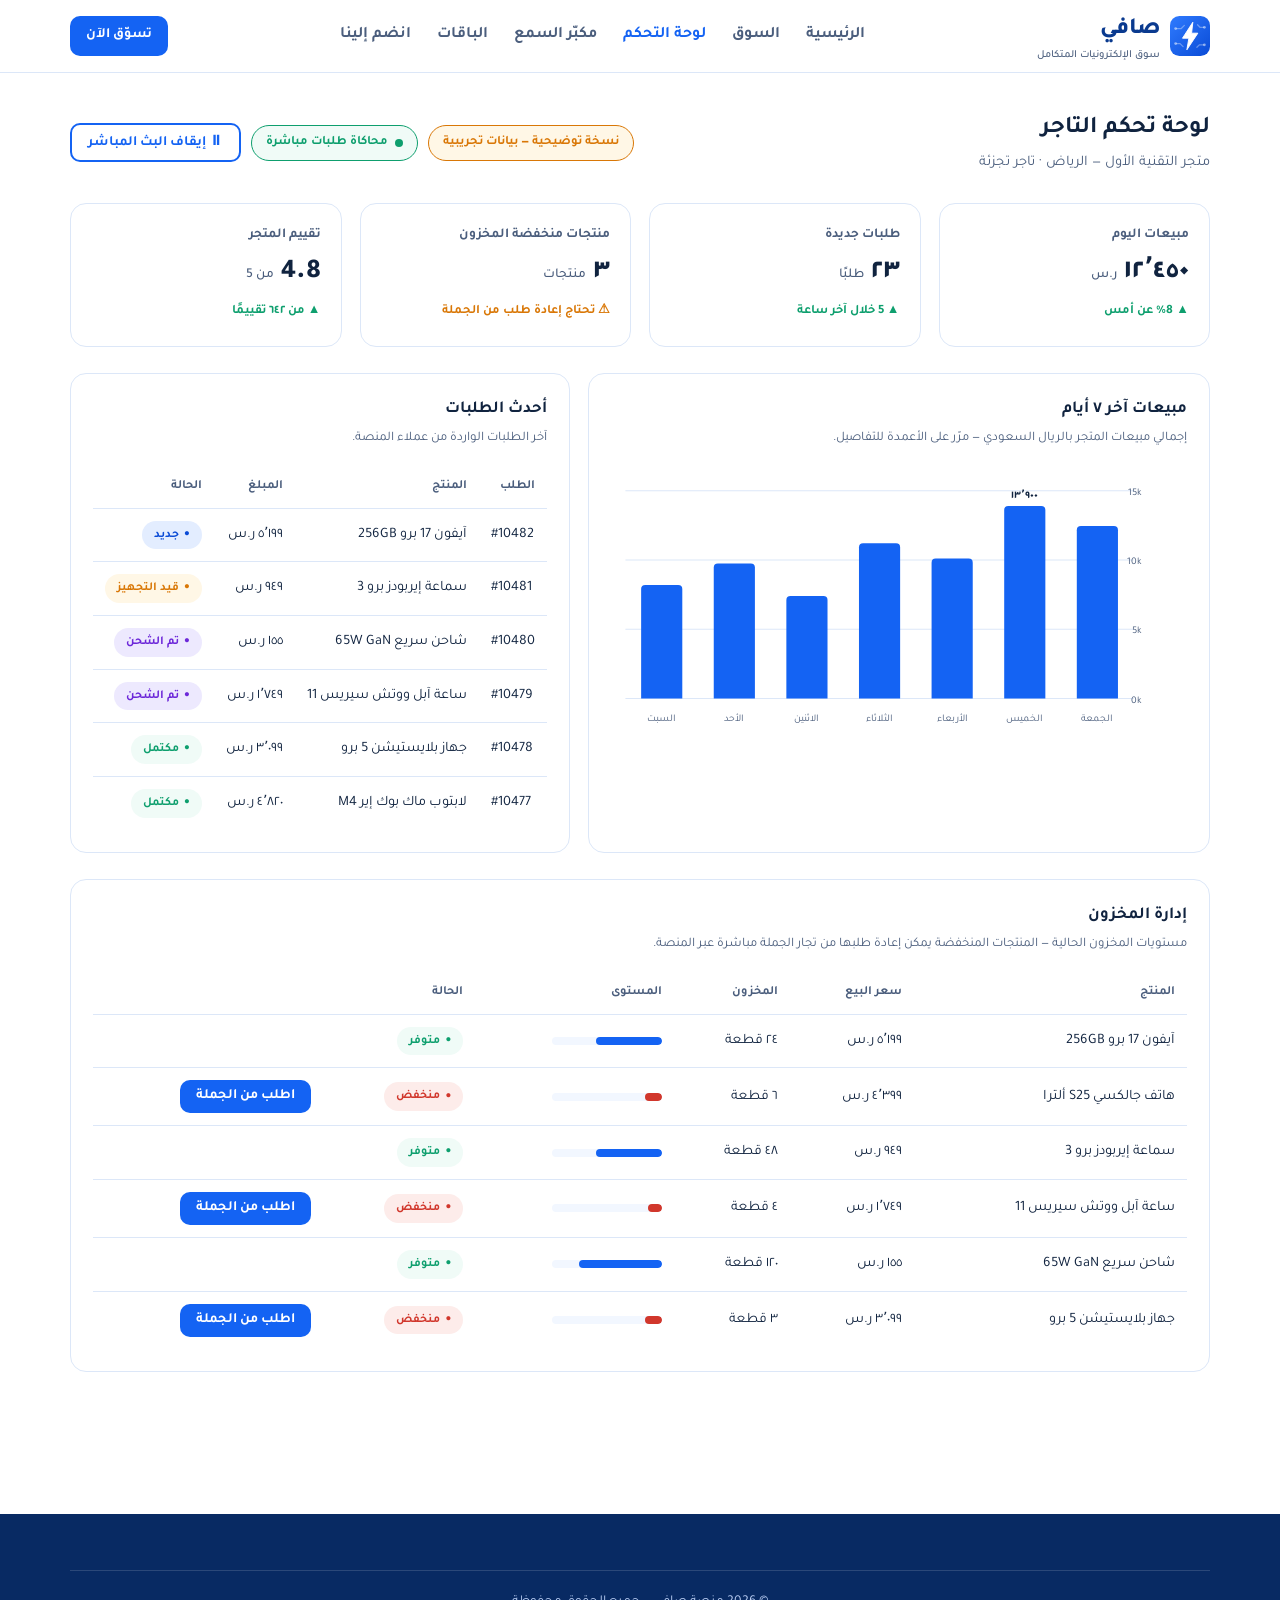
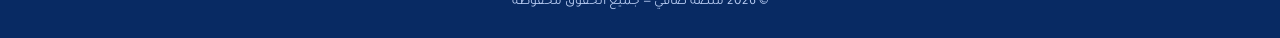
<file: dashboard.html>
<!DOCTYPE html>
<html lang="ar" dir="rtl">
<head>
  <meta charset="UTF-8" />
  <meta name="viewport" content="width=device-width, initial-scale=1.0" />
  <title>لوحة التحكم | منصة صافي</title>
  <meta name="description" content="لوحة تحكم توضيحية لتاجر على منصة صافي: المبيعات، الطلبات، وإدارة المخزون." />
  <meta name="theme-color" content="#1463f3" />
  <link rel="icon" type="image/svg+xml" href="assets/img/favicon.svg" />
  <link rel="preconnect" href="https://fonts.googleapis.com" />
  <link rel="preconnect" href="https://fonts.gstatic.com" crossorigin />
  <link href="https://fonts.googleapis.com/css2?family=Tajawal:wght@400;500;700;800&display=swap" rel="stylesheet" />
  <link rel="stylesheet" href="assets/css/style.css" />
</head>
<body>

  <header class="site-header">
    <div class="container">
      <a href="index.html" class="brand">
        <img src="assets/img/favicon.svg" alt="شعار صافي" class="brand-icon" />
        <span>صافي<small>سوق الإلكترونيات المتكامل</small></span>
      </a>
      <nav class="main-nav" id="mainNav">
        <a href="index.html">الرئيسية</a>
        <a href="market.html">السوق</a>
        <a href="dashboard.html" class="active">لوحة التحكم</a>
        <a href="hearing-aid.html">مكبّر السمع</a>
        <a href="index.html#plans">الباقات</a>
        <a href="join.html">انضم إلينا</a>
      </nav>
      <div class="header-actions">
        <a href="market.html" class="btn btn-primary btn-sm">تسوّق الآن</a>
        <button class="nav-toggle" aria-label="فتح القائمة">☰</button>
      </div>
    </div>
  </header>

  <div class="container dash-wrap">
    <div class="dash-head">
      <div>
        <h1>لوحة تحكم التاجر</h1>
        <span class="store-name">متجر التقنية الأول — الرياض · تاجر تجزئة</span>
      </div>
      <div class="dash-badges">
        <span class="demo-badge">نسخة توضيحية — بيانات تجريبية</span>
        <span class="live-badge"><span class="live-dot"></span> محاكاة طلبات مباشرة</span>
        <button class="btn btn-outline btn-sm" id="liveToggle">⏸ إيقاف البث المباشر</button>
      </div>
    </div>

    <!-- مؤشرات الأداء -->
    <div class="kpi-grid">
      <div class="kpi">
        <div class="k-label">مبيعات اليوم</div>
        <div class="k-value"><span id="kpiSalesValue">١٢٬٤٥٠</span> <small>ر.س</small></div>
        <span class="k-delta up">▲ %8 عن أمس</span>
      </div>
      <div class="kpi">
        <div class="k-label">طلبات جديدة</div>
        <div class="k-value"><span id="kpiNewOrders">٢٣</span> <small>طلبًا</small></div>
        <span class="k-delta up">▲ 5 خلال آخر ساعة</span>
      </div>
      <div class="kpi">
        <div class="k-label">منتجات منخفضة المخزون</div>
        <div class="k-value"><span id="kpiLowStock">٣</span> <small>منتجات</small></div>
        <span class="k-delta warn">⚠ تحتاج إعادة طلب من الجملة</span>
      </div>
      <div class="kpi">
        <div class="k-label">تقييم المتجر</div>
        <div class="k-value">4.8 <small>من 5</small></div>
        <span class="k-delta up">▲ من ٦٤٢ تقييمًا</span>
      </div>
    </div>

    <div class="dash-grid">
      <!-- مخطط المبيعات -->
      <div class="panel">
        <h2>مبيعات آخر ٧ أيام</h2>
        <p class="p-sub">إجمالي مبيعات المتجر بالريال السعودي — مرّر على الأعمدة للتفاصيل.</p>
        <div class="chart-box" id="salesChart"></div>
      </div>

      <!-- أحدث الطلبات -->
      <div class="panel">
        <h2>أحدث الطلبات</h2>
        <p class="p-sub">آخر الطلبات الواردة من عملاء المنصة.</p>
        <div class="table-scroll">
          <table class="dash-table" id="ordersTable">
            <thead><tr><th>الطلب</th><th>المنتج</th><th>المبلغ</th><th>الحالة</th></tr></thead>
            <tbody></tbody>
          </table>
        </div>
      </div>
    </div>

    <!-- إدارة المخزون -->
    <div class="panel">
      <h2>إدارة المخزون</h2>
      <p class="p-sub">مستويات المخزون الحالية — المنتجات المنخفضة يمكن إعادة طلبها من تجار الجملة مباشرة عبر المنصة.</p>
      <div class="table-scroll">
        <table class="dash-table" id="stockTable">
          <thead><tr><th>المنتج</th><th>سعر البيع</th><th>المخزون</th><th>المستوى</th><th>الحالة</th><th></th></tr></thead>
          <tbody></tbody>
        </table>
      </div>
    </div>
  </div>

  <footer class="site-footer">
    <div class="container">
      <div class="footer-bottom">© 2026 منصة صافي — جميع الحقوق محفوظة</div>
    </div>
  </footer>

  <script src="assets/js/app.js"></script>
  <script src="assets/js/dashboard.js"></script>
</body>
</html>
</file>
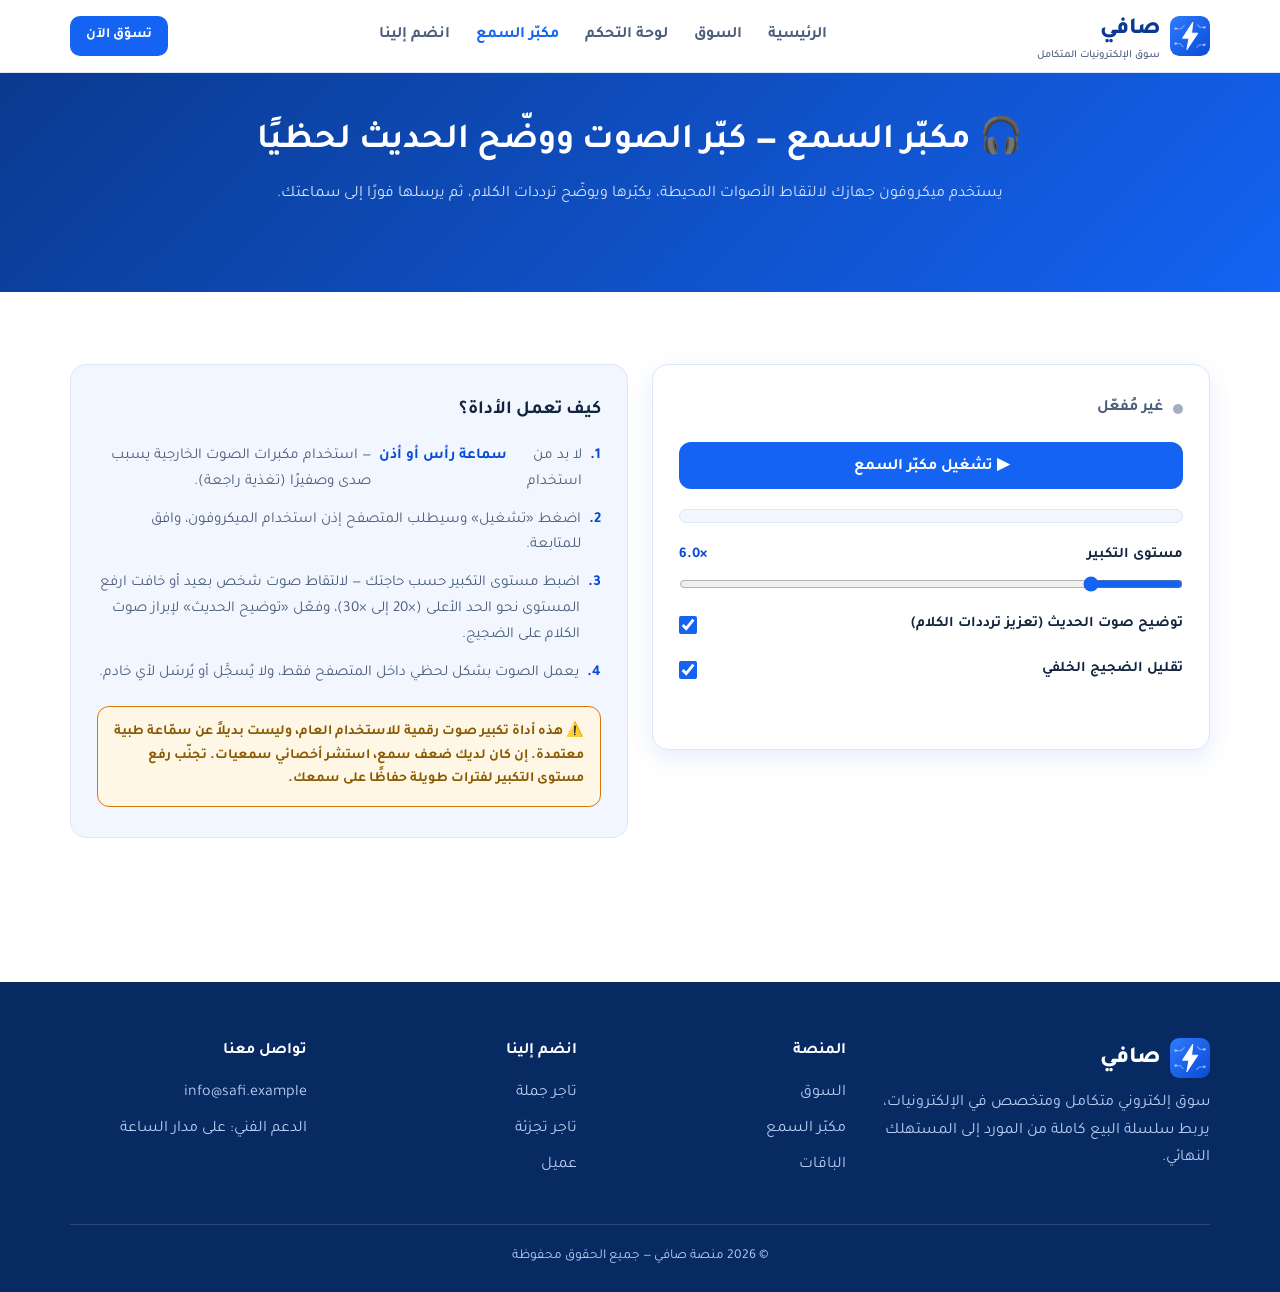
<file: hearing-aid.html>
<!DOCTYPE html>
<html lang="ar" dir="rtl">
<head>
  <meta charset="UTF-8" />
  <meta name="viewport" content="width=device-width, initial-scale=1.0" />
  <title>مكبّر السمع | صافي — تقوية الصوت وتوضيح الأصوات لحظيًا</title>
  <meta name="description" content="أداة مكبّر سمع تعمل داخل المتصفح: تلتقط الصوت من الميكروفون، تكبّره وتوضّح صوت الحديث، وتُخرجه لحظيًا إلى سماعتك." />
  <meta name="theme-color" content="#1463f3" />
  <link rel="icon" type="image/svg+xml" href="assets/img/favicon.svg" />
  <link rel="preconnect" href="https://fonts.googleapis.com" />
  <link rel="preconnect" href="https://fonts.gstatic.com" crossorigin />
  <link href="https://fonts.googleapis.com/css2?family=Tajawal:wght@400;500;700;800&display=swap" rel="stylesheet" />
  <link rel="stylesheet" href="assets/css/style.css" />
</head>
<body>

  <!-- الترويسة -->
  <header class="site-header">
    <div class="container">
      <a href="index.html" class="brand">
        <img src="assets/img/favicon.svg" alt="شعار صافي" class="brand-icon" />
        <span>صافي<small>سوق الإلكترونيات المتكامل</small></span>
      </a>
      <nav class="main-nav" id="mainNav">
        <a href="index.html">الرئيسية</a>
        <a href="market.html">السوق</a>
        <a href="dashboard.html">لوحة التحكم</a>
        <a href="hearing-aid.html" class="active">مكبّر السمع</a>
        <a href="join.html">انضم إلينا</a>
      </nav>
      <div class="header-actions">
        <a href="market.html" class="btn btn-primary btn-sm">تسوّق الآن</a>
        <button class="nav-toggle" aria-label="فتح القائمة">☰</button>
      </div>
    </div>
  </header>

  <!-- بطل الصفحة -->
  <section class="market-hero">
    <div class="container">
      <h1>🎧 مكبّر السمع — كبّر الصوت ووضّح الحديث لحظيًا</h1>
      <p>يستخدم ميكروفون جهازك لالتقاط الأصوات المحيطة، يكبّرها ويوضّح ترددات الكلام، ثم يرسلها فورًا إلى سماعتك.</p>
    </div>
  </section>

  <section class="section">
    <div class="container">
      <div class="ha-layout">

        <!-- بطاقة التحكم -->
        <div class="ha-card">
          <div class="ha-status">
            <span class="ha-dot" id="haDot"></span>
            <span id="haStatusText">غير مُفعّل</span>
          </div>

          <button class="btn btn-primary ha-toggle" id="haToggleBtn">▶ تشغيل مكبّر السمع</button>

          <div class="ha-meter" aria-hidden="true">
            <div class="ha-meter-fill" id="haMeterFill"></div>
          </div>

          <div class="ha-control">
            <label for="haGain">مستوى التكبير <b id="haGainValue">×6.0</b></label>
            <input type="range" id="haGain" min="1" max="30" step="0.5" value="6" />
          </div>

          <div class="ha-control">
            <label class="ha-switch">
              <input type="checkbox" id="haClarity" checked />
              <span>توضيح صوت الحديث (تعزيز ترددات الكلام)</span>
            </label>
          </div>

          <div class="ha-control">
            <label class="ha-switch">
              <input type="checkbox" id="haNoise" checked />
              <span>تقليل الضجيج الخلفي</span>
            </label>
          </div>

          <p class="ha-error" id="haError"></p>
        </div>

        <!-- بطاقة الإرشادات -->
        <div class="ha-info">
          <h3>كيف تعمل الأداة؟</h3>
          <ul class="ha-steps">
            <li><b>1.</b> لا بد من استخدام <b>سماعة رأس أو أذن</b> — استخدام مكبرات الصوت الخارجية يسبب صدى وصفيرًا (تغذية راجعة).</li>
            <li><b>2.</b> اضغط «تشغيل» وسيطلب المتصفح إذن استخدام الميكروفون، وافق للمتابعة.</li>
            <li><b>3.</b> اضبط مستوى التكبير حسب حاجتك — لالتقاط صوت شخص بعيد أو خافت ارفع المستوى نحو الحد الأعلى (×20 إلى ×30)، وفعّل «توضيح الحديث» لإبراز صوت الكلام على الضجيج.</li>
            <li><b>4.</b> يعمل الصوت بشكل لحظي داخل المتصفح فقط، ولا يُسجَّل أو يُرسَل لأي خادم.</li>
          </ul>
          <div class="ha-warn">
            ⚠️ هذه أداة تكبير صوت رقمية للاستخدام العام، وليست بديلاً عن سمّاعة طبية معتمدة. إن كان لديك ضعف سمع، استشر أخصائي سمعيات. تجنّب رفع مستوى التكبير لفترات طويلة حفاظًا على سمعك.
          </div>
        </div>

      </div>
    </div>
  </section>

  <!-- التذييل -->
  <footer class="site-footer">
    <div class="container">
      <div class="footer-grid">
        <div>
          <a href="index.html" class="brand">
            <img src="assets/img/favicon.svg" alt="شعار صافي" class="brand-icon" />
            <span>صافي</span>
          </a>
          <p>سوق إلكتروني متكامل ومتخصص في الإلكترونيات، يربط سلسلة البيع كاملة من المورد إلى المستهلك النهائي.</p>
        </div>
        <div>
          <h5>المنصة</h5>
          <ul>
            <li><a href="market.html">السوق</a></li>
            <li><a href="hearing-aid.html">مكبّر السمع</a></li>
            <li><a href="index.html#plans">الباقات</a></li>
          </ul>
        </div>
        <div>
          <h5>انضم إلينا</h5>
          <ul>
            <li><a href="join.html?role=wholesale">تاجر جملة</a></li>
            <li><a href="join.html?role=retail">تاجر تجزئة</a></li>
            <li><a href="join.html?role=customer">عميل</a></li>
          </ul>
        </div>
        <div>
          <h5>تواصل معنا</h5>
          <ul>
            <li><a href="mailto:info@safi.example">info@safi.example</a></li>
            <li>الدعم الفني: على مدار الساعة</li>
          </ul>
        </div>
      </div>
      <div class="footer-bottom">© 2026 منصة صافي — جميع الحقوق محفوظة</div>
    </div>
  </footer>

  <script src="assets/js/app.js"></script>
  <script src="assets/js/hearing-aid.js"></script>
</body>
</html>
</file>
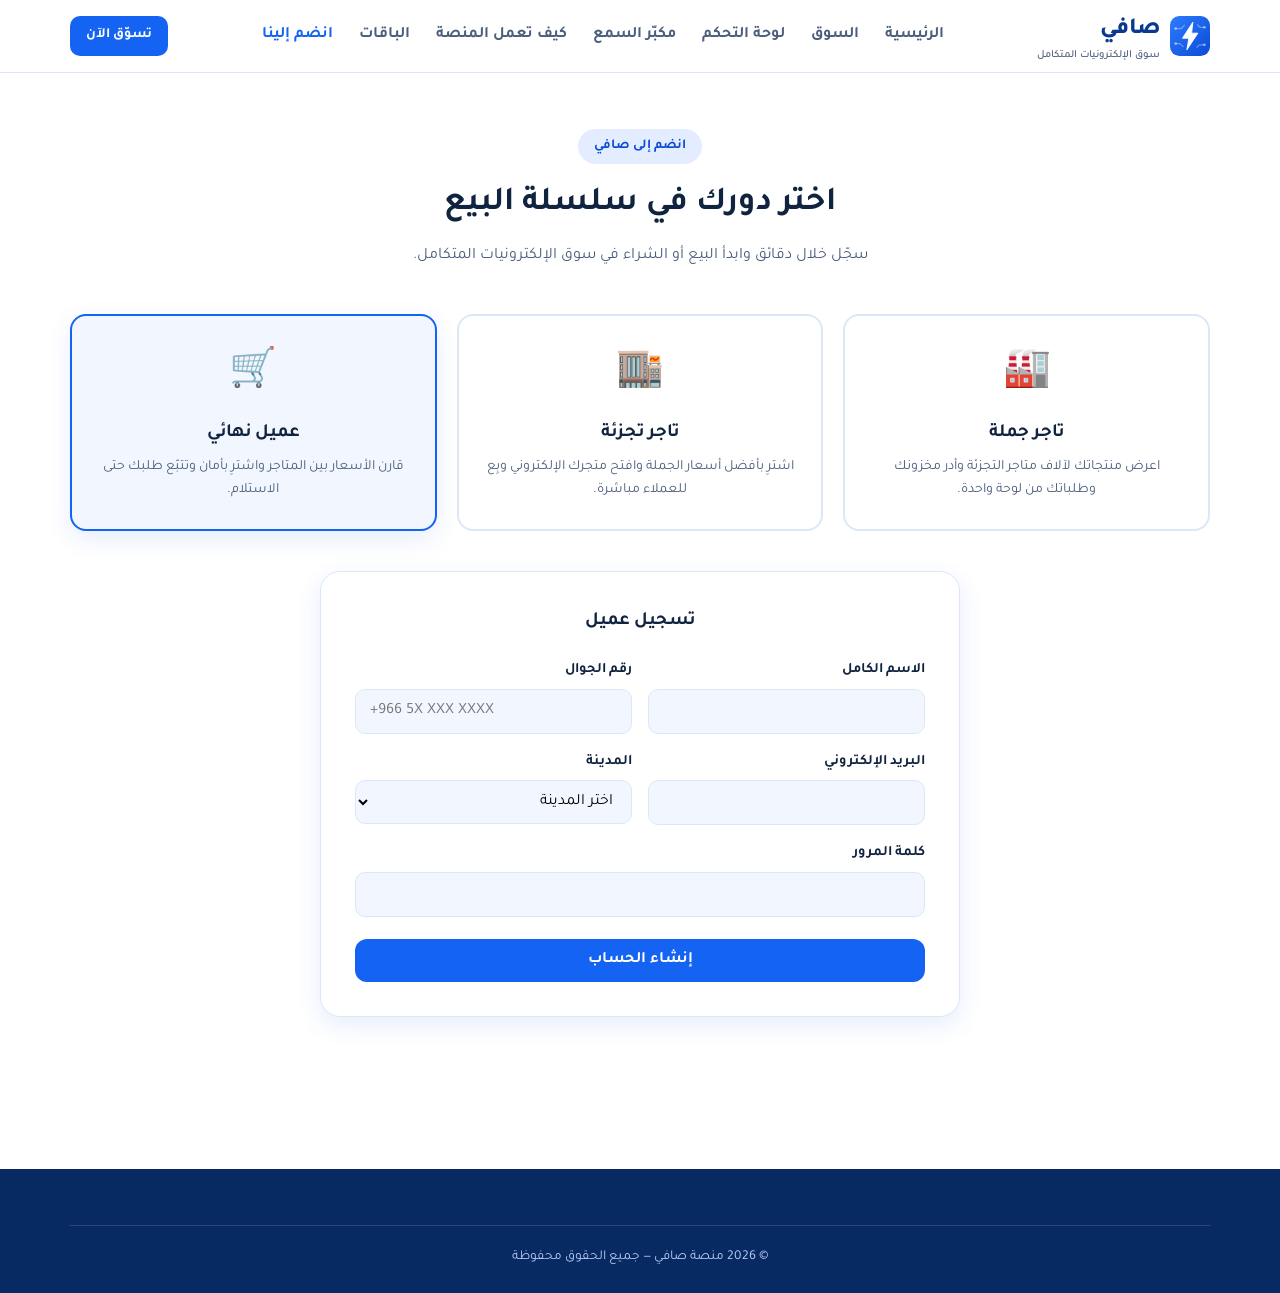
<file: join.html>
<!DOCTYPE html>
<html lang="ar" dir="rtl">
<head>
  <meta charset="UTF-8" />
  <meta name="viewport" content="width=device-width, initial-scale=1.0" />
  <title>انضم إلينا | منصة صافي</title>
  <meta name="description" content="سجّل في منصة صافي كتاجر جملة أو تاجر تجزئة أو عميل نهائي وابدأ البيع والشراء في سوق الإلكترونيات المتكامل." />
  <meta name="theme-color" content="#1463f3" />
  <link rel="icon" type="image/svg+xml" href="assets/img/favicon.svg" />
  <link rel="preconnect" href="https://fonts.googleapis.com" />
  <link rel="preconnect" href="https://fonts.gstatic.com" crossorigin />
  <link href="https://fonts.googleapis.com/css2?family=Tajawal:wght@400;500;700;800&display=swap" rel="stylesheet" />
  <link rel="stylesheet" href="assets/css/style.css" />
</head>
<body>

  <header class="site-header">
    <div class="container">
      <a href="index.html" class="brand">
        <img src="assets/img/favicon.svg" alt="شعار صافي" class="brand-icon" />
        <span>صافي<small>سوق الإلكترونيات المتكامل</small></span>
      </a>
      <nav class="main-nav" id="mainNav">
        <a href="index.html">الرئيسية</a>
        <a href="market.html">السوق</a>
        <a href="dashboard.html">لوحة التحكم</a>
        <a href="hearing-aid.html">مكبّر السمع</a>
        <a href="index.html#how">كيف تعمل المنصة</a>
        <a href="index.html#plans">الباقات</a>
        <a href="join.html" class="active">انضم إلينا</a>
      </nav>
      <div class="header-actions">
        <a href="market.html" class="btn btn-primary btn-sm">تسوّق الآن</a>
        <button class="nav-toggle" aria-label="فتح القائمة">☰</button>
      </div>
    </div>
  </header>

  <div class="container join-wrap">
    <div class="section-head">
      <span class="eyebrow">انضم إلى صافي</span>
      <h2>اختر دورك في سلسلة البيع</h2>
      <p>سجّل خلال دقائق وابدأ البيع أو الشراء في سوق الإلكترونيات المتكامل.</p>
    </div>

    <div class="join-cards" id="joinCards">
      <div class="join-card" data-role="wholesale">
        <div class="j-icon">🏭</div>
        <h3>تاجر جملة</h3>
        <p>اعرض منتجاتك لآلاف متاجر التجزئة وأدر مخزونك وطلباتك من لوحة واحدة.</p>
      </div>
      <div class="join-card" data-role="retail">
        <div class="j-icon">🏬</div>
        <h3>تاجر تجزئة</h3>
        <p>اشترِ بأفضل أسعار الجملة وافتح متجرك الإلكتروني وبِع للعملاء مباشرة.</p>
      </div>
      <div class="join-card" data-role="customer">
        <div class="j-icon">🛒</div>
        <h3>عميل نهائي</h3>
        <p>قارن الأسعار بين المتاجر واشترِ بأمان وتتبّع طلبك حتى الاستلام.</p>
      </div>
    </div>

    <form class="join-form" id="joinForm">
      <h3 id="formTitle">تسجيل عميل</h3>
      <div class="form-grid">
        <div class="form-field">
          <label for="fullName">الاسم الكامل</label>
          <input id="fullName" type="text" required />
        </div>
        <div class="form-field">
          <label for="phone">رقم الجوال</label>
          <input id="phone" type="tel" dir="ltr" placeholder="+966 5X XXX XXXX" required />
        </div>
        <div class="form-field">
          <label for="email">البريد الإلكتروني</label>
          <input id="email" type="email" dir="ltr" required />
        </div>
        <div class="form-field">
          <label for="city">المدينة</label>
          <select id="city" required>
            <option value="">اختر المدينة</option>
            <option>الرياض</option>
            <option>جدة</option>
            <option>الدمام</option>
            <option>مكة المكرمة</option>
            <option>المدينة المنورة</option>
            <option>أخرى</option>
          </select>
        </div>
        <div id="extraFields" style="display: contents;"></div>
        <div class="form-field full">
          <label for="password">كلمة المرور</label>
          <input id="password" type="password" minlength="8" required />
        </div>
      </div>
      <button type="submit" class="btn btn-primary">إنشاء الحساب</button>
      <div class="form-success" id="formSuccess">
        ✓ تم استلام طلب التسجيل بنجاح! هذه نسخة تجريبية للعرض — سيتم تفعيل الحسابات مع إطلاق المنصة.
      </div>
    </form>
  </div>

  <footer class="site-footer">
    <div class="container">
      <div class="footer-bottom">© 2026 منصة صافي — جميع الحقوق محفوظة</div>
    </div>
  </footer>

  <script src="assets/js/app.js"></script>
</body>
</html>
</file>
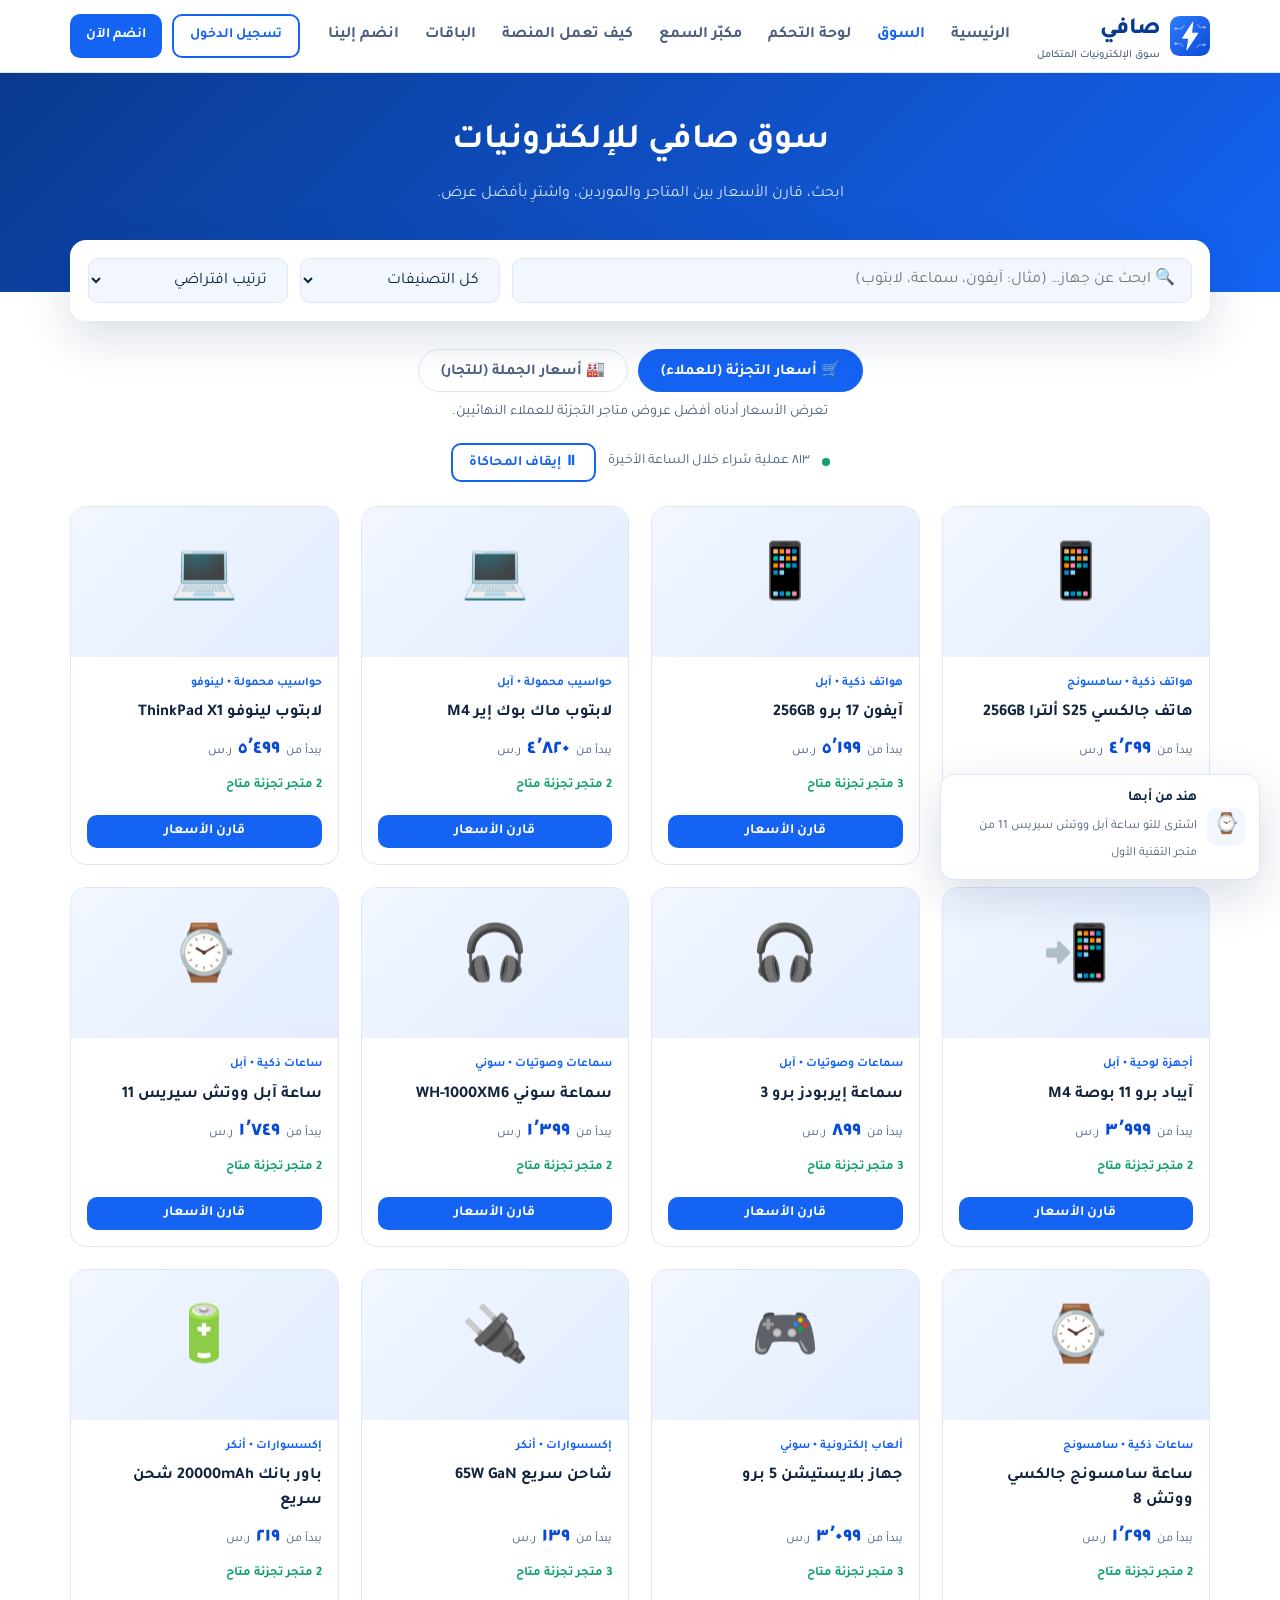
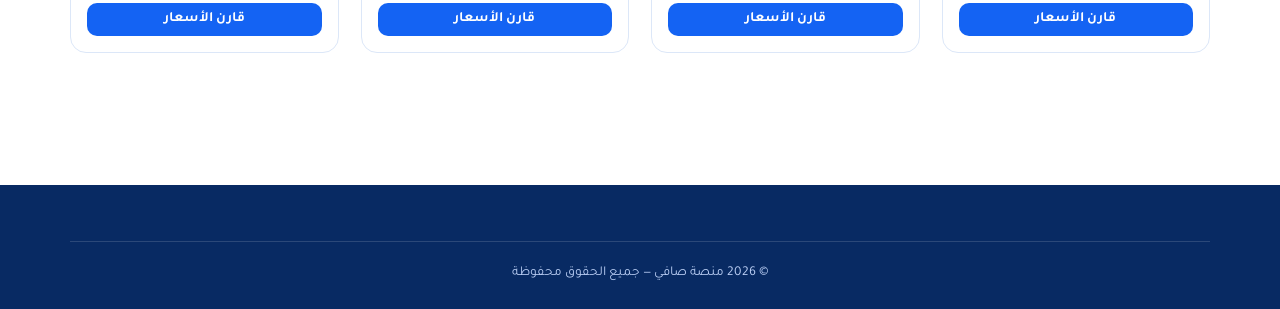
<file: market.html>
<!DOCTYPE html>
<html lang="ar" dir="rtl">
<head>
  <meta charset="UTF-8" />
  <meta name="viewport" content="width=device-width, initial-scale=1.0" />
  <title>السوق | منصة صافي</title>
  <meta name="description" content="تصفّح الأجهزة الإلكترونية وقارن الأسعار بين متاجر التجزئة وموردي الجملة على منصة صافي." />
  <meta name="theme-color" content="#1463f3" />
  <link rel="icon" type="image/svg+xml" href="assets/img/favicon.svg" />
  <link rel="preconnect" href="https://fonts.googleapis.com" />
  <link rel="preconnect" href="https://fonts.gstatic.com" crossorigin />
  <link href="https://fonts.googleapis.com/css2?family=Tajawal:wght@400;500;700;800&display=swap" rel="stylesheet" />
  <link rel="stylesheet" href="assets/css/style.css" />
</head>
<body>

  <header class="site-header">
    <div class="container">
      <a href="index.html" class="brand">
        <img src="assets/img/favicon.svg" alt="شعار صافي" class="brand-icon" />
        <span>صافي<small>سوق الإلكترونيات المتكامل</small></span>
      </a>
      <nav class="main-nav" id="mainNav">
        <a href="index.html">الرئيسية</a>
        <a href="market.html" class="active">السوق</a>
        <a href="dashboard.html">لوحة التحكم</a>
        <a href="hearing-aid.html">مكبّر السمع</a>
        <a href="index.html#how">كيف تعمل المنصة</a>
        <a href="index.html#plans">الباقات</a>
        <a href="join.html">انضم إلينا</a>
      </nav>
      <div class="header-actions">
        <a href="join.html" class="btn btn-outline btn-sm">تسجيل الدخول</a>
        <a href="join.html" class="btn btn-primary btn-sm">انضم الآن</a>
        <button class="nav-toggle" aria-label="فتح القائمة">☰</button>
      </div>
    </div>
  </header>

  <section class="market-hero">
    <div class="container">
      <h1>سوق صافي للإلكترونيات</h1>
      <p>ابحث، قارن الأسعار بين المتاجر والموردين، واشترِ بأفضل عرض.</p>
    </div>
  </section>

  <div class="container">
    <div class="market-toolbar">
      <input type="search" id="searchInput" placeholder="🔍 ابحث عن جهاز… (مثال: آيفون، سماعة، لابتوب)" />
      <select id="categoryFilter">
        <option value="">كل التصنيفات</option>
      </select>
      <select id="sortSelect">
        <option value="default">ترتيب افتراضي</option>
        <option value="priceAsc">السعر: من الأقل للأعلى</option>
        <option value="priceDesc">السعر: من الأعلى للأقل</option>
      </select>
    </div>

    <div class="mode-tabs">
      <button class="mode-tab active" data-mode="retail">🛒 أسعار التجزئة (للعملاء)</button>
      <button class="mode-tab" data-mode="wholesale">🏭 أسعار الجملة (للتجار)</button>
    </div>
    <p class="market-note" id="marketNote">تعرض الأسعار أدناه أفضل عروض متاجر التجزئة للعملاء النهائيين.</p>

    <div class="live-sim-bar">
      <span class="live-dot"></span>
      <span id="liveCountText">٨١٢ عملية شراء خلال الساعة الأخيرة</span>
      <button class="btn btn-outline btn-sm" id="simToggle">⏸ إيقاف المحاكاة</button>
    </div>

    <div class="products-grid" id="productsGrid"></div>
  </div>

  <!-- نافذة مقارنة الأسعار -->
  <div class="modal-backdrop" id="modalBackdrop">
    <div class="modal" role="dialog" aria-modal="true" aria-labelledby="modalTitle">
      <div class="modal-head">
        <div class="m-thumb" id="modalThumb">📱</div>
        <h3 id="modalTitle"></h3>
        <button class="modal-close" id="modalClose" aria-label="إغلاق">✕</button>
      </div>
      <div class="modal-body">
        <p class="hint" id="modalHint"></p>
        <div id="modalOffers"></div>
      </div>
    </div>
  </div>

  <!-- إشعارات محاكاة الشراء -->
  <div class="buy-toast-stack" id="buyToastStack" aria-live="polite"></div>

  <footer class="site-footer">
    <div class="container">
      <div class="footer-bottom">© 2026 منصة صافي — جميع الحقوق محفوظة</div>
    </div>
  </footer>

  <script src="assets/js/data.js"></script>
  <script src="assets/js/app.js"></script>
  <script src="assets/js/buyer-sim.js"></script>
</body>
</html>
</file>
<file: assets/css/style.css>
/* ============================================================
   منصة صافي — الثيم الأزرق والأبيض
   ============================================================ */
:root {
  --blue-900: #082a63;
  --blue-800: #0a3a8f;
  --blue-700: #0a4bd6;
  --blue-600: #1463f3;
  --blue-500: #2f7bff;
  --blue-100: #e3edff;
  --blue-50:  #f2f7ff;
  --white:    #ffffff;
  --ink:      #10233f;
  --ink-soft: #4b5e7d;
  --line:     #dce7f8;
  --success:  #0e9f6e;
  --warn:     #d97706;
  --radius:   16px;
  --shadow:   0 8px 24px rgba(10, 75, 214, 0.10);
  --shadow-lg:0 16px 48px rgba(8, 42, 99, 0.16);
  --font: "Tajawal", "Segoe UI", Tahoma, Arial, sans-serif;
}

* { box-sizing: border-box; margin: 0; padding: 0; }

html { scroll-behavior: smooth; }

body {
  font-family: var(--font);
  background: var(--white);
  color: var(--ink);
  line-height: 1.7;
  direction: rtl;
}

img, svg { max-width: 100%; display: block; }
a { color: inherit; text-decoration: none; }
ul { list-style: none; }
button { font-family: inherit; cursor: pointer; }
input, select, textarea { font-family: inherit; }

.container { width: min(1140px, 92%); margin-inline: auto; }

/* ---------- أزرار ---------- */
.btn {
  display: inline-flex; align-items: center; justify-content: center; gap: 8px;
  padding: 12px 26px; border-radius: 12px; border: 0;
  font-size: 1rem; font-weight: 700; transition: 0.2s;
}
.btn-primary { background: var(--blue-600); color: var(--white); }
.btn-primary:hover { background: var(--blue-700); transform: translateY(-2px); box-shadow: var(--shadow); }
.btn-outline { background: transparent; color: var(--blue-600); border: 2px solid var(--blue-600); }
.btn-outline:hover { background: var(--blue-50); }
.btn-white { background: var(--white); color: var(--blue-700); }
.btn-white:hover { transform: translateY(-2px); box-shadow: var(--shadow-lg); }
.btn-sm { padding: 8px 16px; font-size: 0.88rem; border-radius: 10px; }

/* ---------- الترويسة ---------- */
.site-header {
  position: sticky; top: 0; z-index: 50;
  background: rgba(255, 255, 255, 0.92);
  backdrop-filter: blur(10px);
  border-bottom: 1px solid var(--line);
}
.site-header .container {
  display: flex; align-items: center; justify-content: space-between;
  min-height: 72px; gap: 16px;
}
.brand { display: flex; align-items: center; gap: 10px; font-weight: 800; font-size: 1.45rem; color: var(--blue-800); }
.brand .brand-icon { width: 40px; height: 40px; }
.brand small { display: block; font-size: 0.68rem; font-weight: 500; color: var(--ink-soft); line-height: 1.2; }

.main-nav { display: flex; align-items: center; gap: 26px; }
.main-nav a { font-weight: 600; color: var(--ink-soft); transition: color 0.2s; }
.main-nav a:hover, .main-nav a.active { color: var(--blue-600); }
.header-actions { display: flex; gap: 10px; }

.nav-toggle {
  display: none; background: none; border: 0; width: 42px; height: 42px;
  border-radius: 10px; color: var(--blue-700); font-size: 1.5rem;
}

@media (max-width: 860px) {
  .nav-toggle { display: grid; place-items: center; }
  .main-nav {
    position: absolute; inset-inline: 0; top: 72px; flex-direction: column;
    background: var(--white); border-bottom: 1px solid var(--line);
    padding: 18px; display: none; box-shadow: var(--shadow);
  }
  .main-nav.open { display: flex; }
  .header-actions .btn-outline { display: none; }
}

/* ---------- البطل ---------- */
.hero {
  background: linear-gradient(135deg, var(--blue-800) 0%, var(--blue-600) 60%, var(--blue-500) 100%);
  color: var(--white); position: relative; overflow: hidden;
}
.hero::after {
  content: ""; position: absolute; inset: 0;
  background:
    radial-gradient(circle at 15% 20%, rgba(255,255,255,0.10) 0, transparent 30%),
    radial-gradient(circle at 85% 80%, rgba(255,255,255,0.08) 0, transparent 35%);
  pointer-events: none;
}
.hero .container {
  position: relative; z-index: 1;
  display: grid; grid-template-columns: 1.15fr 0.85fr; gap: 40px;
  align-items: center; padding: 72px 0 88px;
}
.hero h1 { font-size: clamp(1.9rem, 4vw, 3rem); line-height: 1.35; margin-bottom: 18px; }
.hero h1 .accent { color: #bcd6ff; }
.hero p.lead { font-size: 1.12rem; color: #dbe8ff; margin-bottom: 28px; max-width: 54ch; }
.hero-cta { display: flex; gap: 14px; flex-wrap: wrap; }
.hero-stats { display: flex; gap: 34px; margin-top: 40px; flex-wrap: wrap; }
.hero-stats b { display: block; font-size: 1.6rem; }
.hero-stats span { color: #bcd6ff; font-size: 0.9rem; }

.hero-visual { display: grid; place-items: center; }
.hero-visual svg { width: min(360px, 100%); filter: drop-shadow(0 24px 40px rgba(4, 20, 50, 0.35)); }

@media (max-width: 860px) {
  .hero .container { grid-template-columns: 1fr; padding: 48px 0 60px; }
  .hero-visual { order: -1; }
  .hero-visual svg { width: 220px; }
}

/* ---------- المقاطع ---------- */
.section { padding: 72px 0; }
.section.alt { background: var(--blue-50); }
.section-head { text-align: center; max-width: 640px; margin: 0 auto 44px; }
.section-head .eyebrow {
  display: inline-block; background: var(--blue-100); color: var(--blue-700);
  font-weight: 700; font-size: 0.85rem; padding: 6px 16px; border-radius: 999px; margin-bottom: 12px;
}
.section-head h2 { font-size: clamp(1.5rem, 3vw, 2.1rem); margin-bottom: 10px; }
.section-head p { color: var(--ink-soft); }

/* ---------- بطاقات الأدوار ---------- */
.roles-grid { display: grid; grid-template-columns: repeat(3, 1fr); gap: 24px; }
@media (max-width: 900px) { .roles-grid { grid-template-columns: 1fr; } }

.role-card {
  background: var(--white); border: 1px solid var(--line); border-radius: var(--radius);
  padding: 30px 26px; transition: 0.25s; position: relative; overflow: hidden;
}
.role-card::before {
  content: ""; position: absolute; inset-inline: 0; top: 0; height: 5px;
  background: linear-gradient(90deg, var(--blue-500), var(--blue-700));
}
.role-card:hover { transform: translateY(-6px); box-shadow: var(--shadow-lg); border-color: var(--blue-100); }
.role-card .role-icon {
  width: 58px; height: 58px; border-radius: 16px; background: var(--blue-100);
  display: grid; place-items: center; font-size: 1.7rem; margin-bottom: 16px; color: var(--blue-700);
}
.role-card h3 { font-size: 1.25rem; margin-bottom: 6px; }
.role-card .role-tag { color: var(--blue-600); font-size: 0.85rem; font-weight: 700; display: block; margin-bottom: 12px; }
.role-card ul { display: grid; gap: 9px; }
.role-card li { display: flex; gap: 9px; color: var(--ink-soft); font-size: 0.95rem; }
.role-card li::before { content: "✓"; color: var(--success); font-weight: 800; flex-shrink: 0; }

/* ---------- سلسلة القيمة ---------- */
.chain {
  display: grid; grid-template-columns: 1fr auto 1fr auto 1fr; gap: 14px;
  align-items: stretch; margin-top: 10px;
}
.chain-node {
  background: var(--white); border: 2px solid var(--blue-100); border-radius: var(--radius);
  padding: 24px 18px; text-align: center; box-shadow: var(--shadow);
}
.chain-node .emoji { font-size: 2.2rem; }
.chain-node h4 { margin: 8px 0 4px; }
.chain-node p { color: var(--ink-soft); font-size: 0.88rem; }
.chain-arrow { display: grid; place-items: center; color: var(--blue-500); font-size: 1.8rem; font-weight: 800; }
@media (max-width: 800px) {
  .chain { grid-template-columns: 1fr; }
  .chain-arrow { transform: rotate(90deg); }
}

/* ---------- مزايا ---------- */
.features-grid { display: grid; grid-template-columns: repeat(4, 1fr); gap: 20px; }
@media (max-width: 1000px) { .features-grid { grid-template-columns: repeat(2, 1fr); } }
@media (max-width: 560px) { .features-grid { grid-template-columns: 1fr; } }
.feature {
  background: var(--white); border: 1px solid var(--line); border-radius: var(--radius);
  padding: 24px 20px; text-align: center; transition: 0.2s;
}
.feature:hover { border-color: var(--blue-500); box-shadow: var(--shadow); }
.feature .f-icon { font-size: 1.9rem; margin-bottom: 10px; }
.feature h4 { margin-bottom: 6px; font-size: 1.02rem; }
.feature p { color: var(--ink-soft); font-size: 0.88rem; }

/* ---------- الباقات ---------- */
.plans-grid { display: grid; grid-template-columns: repeat(3, 1fr); gap: 24px; align-items: stretch; }
@media (max-width: 900px) { .plans-grid { grid-template-columns: 1fr; } }
.plan {
  background: var(--white); border: 1px solid var(--line); border-radius: var(--radius);
  padding: 32px 26px; display: flex; flex-direction: column; gap: 14px; transition: 0.25s;
}
.plan:hover { box-shadow: var(--shadow-lg); transform: translateY(-4px); }
.plan.featured { border: 2px solid var(--blue-600); position: relative; }
.plan .ribbon {
  position: absolute; top: -14px; inset-inline-start: 24px; background: var(--blue-600);
  color: var(--white); font-size: 0.78rem; font-weight: 700; padding: 4px 14px; border-radius: 999px;
}
.plan h3 { font-size: 1.2rem; }
.plan .price { font-size: 2rem; font-weight: 800; color: var(--blue-700); }
.plan .price small { font-size: 0.85rem; color: var(--ink-soft); font-weight: 500; }
.plan ul { display: grid; gap: 8px; flex: 1; }
.plan li { display: flex; gap: 8px; color: var(--ink-soft); font-size: 0.93rem; }
.plan li::before { content: "•"; color: var(--blue-500); font-weight: 800; }

/* ---------- شريط تطبيق الجوال ---------- */
.app-banner {
  background: linear-gradient(135deg, var(--blue-900), var(--blue-700));
  border-radius: 24px; color: var(--white); padding: 44px 40px;
  display: grid; grid-template-columns: 1fr auto; gap: 30px; align-items: center;
  overflow: hidden; position: relative;
}
.app-banner h2 { font-size: 1.6rem; margin-bottom: 10px; }
.app-banner p { color: #cfe0ff; max-width: 52ch; }
.app-badges { display: flex; gap: 12px; margin-top: 20px; flex-wrap: wrap; }
.app-badge {
  display: inline-flex; align-items: center; gap: 10px; background: rgba(255,255,255,0.12);
  border: 1px solid rgba(255,255,255,0.3); padding: 10px 18px; border-radius: 12px;
  font-weight: 700; font-size: 0.92rem; transition: 0.2s;
}
.app-badge:hover { background: rgba(255,255,255,0.22); }
.app-banner .phone-art { font-size: 5rem; }
@media (max-width: 700px) { .app-banner { grid-template-columns: 1fr; text-align: center; } .app-badges { justify-content: center; } .app-banner .phone-art { display: none; } }

/* ---------- التذييل ---------- */
.site-footer { background: var(--blue-900); color: #b9cdf3; padding: 56px 0 24px; margin-top: 72px; }
.footer-grid { display: grid; grid-template-columns: 1.4fr 1fr 1fr 1fr; gap: 32px; margin-bottom: 36px; }
@media (max-width: 800px) { .footer-grid { grid-template-columns: repeat(2, 1fr); } }
.site-footer .brand { color: var(--white); margin-bottom: 12px; }
.site-footer h5 { color: var(--white); font-size: 1rem; margin-bottom: 14px; }
.site-footer li { margin-bottom: 9px; }
.site-footer a:hover { color: var(--white); }
.footer-bottom { border-top: 1px solid rgba(255,255,255,0.14); padding-top: 20px; text-align: center; font-size: 0.85rem; }

/* ============================================================
   صفحة السوق
   ============================================================ */
.market-hero {
  background: linear-gradient(135deg, var(--blue-800), var(--blue-600));
  color: var(--white); padding: 40px 0 84px; text-align: center;
}
.market-hero h1 { font-size: clamp(1.5rem, 3vw, 2.2rem); margin-bottom: 8px; }
.market-hero p { color: #d5e4ff; }

.market-toolbar {
  background: var(--white); border-radius: var(--radius); box-shadow: var(--shadow-lg);
  padding: 18px; margin-top: -52px; position: relative; z-index: 2;
  display: grid; grid-template-columns: 1fr 200px 200px; gap: 12px;
}
@media (max-width: 800px) { .market-toolbar { grid-template-columns: 1fr; } }
.market-toolbar input, .market-toolbar select {
  border: 1.5px solid var(--line); border-radius: 10px; padding: 12px 16px; font-size: 1rem;
  background: var(--blue-50); color: var(--ink); width: 100%;
}
.market-toolbar input:focus, .market-toolbar select:focus { outline: 2px solid var(--blue-500); border-color: transparent; }

.mode-tabs { display: flex; justify-content: center; gap: 10px; margin: 28px 0 8px; flex-wrap: wrap; }
.mode-tab {
  border: 1.5px solid var(--line); background: var(--white); color: var(--ink-soft);
  padding: 10px 22px; border-radius: 999px; font-weight: 700; font-size: 0.95rem; transition: 0.2s;
}
.mode-tab.active { background: var(--blue-600); color: var(--white); border-color: var(--blue-600); }
.market-note { text-align: center; color: var(--ink-soft); font-size: 0.9rem; margin-bottom: 24px; }

.products-grid { display: grid; grid-template-columns: repeat(auto-fill, minmax(250px, 1fr)); gap: 22px; padding-bottom: 60px; }
.product-card {
  background: var(--white); border: 1px solid var(--line); border-radius: var(--radius);
  overflow: hidden; transition: 0.25s; display: flex; flex-direction: column;
}
.product-card:hover { transform: translateY(-5px); box-shadow: var(--shadow-lg); border-color: var(--blue-100); }
.product-thumb {
  background: linear-gradient(135deg, var(--blue-50), var(--blue-100));
  display: grid; place-items: center; font-size: 3.4rem; height: 150px;
}
.product-body { padding: 16px; display: flex; flex-direction: column; gap: 8px; flex: 1; }
.product-body .cat { font-size: 0.75rem; color: var(--blue-600); font-weight: 700; }
.product-body h3 { font-size: 1.02rem; line-height: 1.5; }
.price-row { display: flex; align-items: baseline; gap: 6px; margin-top: auto; }
.price-row .from { font-size: 0.78rem; color: var(--ink-soft); }
.price-row .amount { font-size: 1.25rem; font-weight: 800; color: var(--blue-700); }
.price-row .currency { font-size: 0.8rem; color: var(--ink-soft); }
.offers-count { font-size: 0.8rem; color: var(--success); font-weight: 700; }
.product-body .btn { margin-top: 10px; }
.empty-state { text-align: center; color: var(--ink-soft); padding: 60px 0; grid-column: 1 / -1; }
.empty-state .e-icon { font-size: 3rem; margin-bottom: 10px; }

/* ---------- نافذة مقارنة الأسعار ---------- */
.modal-backdrop {
  position: fixed; inset: 0; background: rgba(8, 42, 99, 0.55); z-index: 100;
  display: none; align-items: center; justify-content: center; padding: 20px;
}
.modal-backdrop.open { display: flex; }
.modal {
  background: var(--white); border-radius: 20px; width: min(680px, 100%);
  max-height: 88vh; overflow-y: auto; box-shadow: var(--shadow-lg);
}
.modal-head {
  display: flex; align-items: center; gap: 14px; padding: 22px 24px;
  border-bottom: 1px solid var(--line); position: sticky; top: 0; background: var(--white);
}
.modal-head .m-thumb {
  width: 56px; height: 56px; border-radius: 14px; flex-shrink: 0;
  background: linear-gradient(135deg, var(--blue-50), var(--blue-100));
  display: grid; place-items: center; font-size: 1.8rem;
}
.modal-head h3 { font-size: 1.1rem; flex: 1; }
.modal-close { background: var(--blue-50); border: 0; width: 38px; height: 38px; border-radius: 10px; font-size: 1.1rem; color: var(--ink); }
.modal-body { padding: 20px 24px 26px; }
.modal-body .hint { color: var(--ink-soft); font-size: 0.88rem; margin-bottom: 16px; }

.offer-row {
  display: flex; align-items: center; gap: 14px; padding: 14px;
  border: 1.5px solid var(--line); border-radius: 14px; margin-bottom: 12px; transition: 0.2s;
}
.offer-row:hover { border-color: var(--blue-500); background: var(--blue-50); }
.offer-row.best { border-color: var(--success); background: #f0fbf7; }
.offer-store { flex: 1; }
.offer-store b { display: block; }
.offer-store .meta { font-size: 0.8rem; color: var(--ink-soft); }
.offer-price { font-weight: 800; color: var(--blue-700); font-size: 1.15rem; white-space: nowrap; }
.offer-price small { font-weight: 500; color: var(--ink-soft); font-size: 0.72rem; }
.best-badge {
  background: var(--success); color: var(--white); font-size: 0.72rem; font-weight: 700;
  padding: 3px 10px; border-radius: 999px;
}

/* ============================================================
   صفحة الانضمام
   ============================================================ */
.join-wrap { padding: 56px 0 80px; }
.join-cards { display: grid; grid-template-columns: repeat(3, 1fr); gap: 20px; margin-bottom: 40px; }
@media (max-width: 860px) { .join-cards { grid-template-columns: 1fr; } }
.join-card {
  background: var(--white); border: 2px solid var(--line); border-radius: var(--radius);
  padding: 26px 22px; text-align: center; cursor: pointer; transition: 0.2s;
}
.join-card:hover { border-color: var(--blue-500); }
.join-card.selected { border-color: var(--blue-600); background: var(--blue-50); box-shadow: var(--shadow); }
.join-card .j-icon { font-size: 2.4rem; margin-bottom: 10px; }
.join-card h3 { margin-bottom: 6px; }
.join-card p { color: var(--ink-soft); font-size: 0.88rem; }

.join-form {
  background: var(--white); border: 1px solid var(--line); border-radius: 20px;
  box-shadow: var(--shadow); padding: 34px; max-width: 640px; margin-inline: auto;
}
.join-form h3 { margin-bottom: 20px; text-align: center; }
.form-grid { display: grid; grid-template-columns: 1fr 1fr; gap: 16px; }
@media (max-width: 560px) { .form-grid { grid-template-columns: 1fr; } }
.form-field { display: flex; flex-direction: column; gap: 6px; }
.form-field.full { grid-column: 1 / -1; }
.form-field label { font-weight: 700; font-size: 0.9rem; }
.form-field input, .form-field select {
  border: 1.5px solid var(--line); border-radius: 10px; padding: 12px 14px;
  font-size: 0.98rem; background: var(--blue-50);
}
.form-field input:focus, .form-field select:focus { outline: 2px solid var(--blue-500); border-color: transparent; }
.join-form .btn { width: 100%; margin-top: 22px; }
.form-success {
  display: none; text-align: center; background: #f0fbf7; border: 1.5px solid var(--success);
  color: var(--success); border-radius: 14px; padding: 18px; margin-top: 18px; font-weight: 700;
}
.form-success.show { display: block; }

/* ============================================================
   لوحة التحكم (نسخة توضيحية)
   ============================================================ */
.dash-wrap { padding: 36px 0 70px; }
.dash-head { display: flex; align-items: center; justify-content: space-between; gap: 16px; flex-wrap: wrap; margin-bottom: 26px; }
.dash-head h1 { font-size: 1.5rem; }
.dash-head .store-name { color: var(--ink-soft); font-size: 0.92rem; }
.demo-badge { background: #fff7e6; border: 1.5px solid var(--warn); color: var(--warn); font-size: 0.8rem; font-weight: 700; padding: 6px 14px; border-radius: 999px; }

.kpi-grid { display: grid; grid-template-columns: repeat(4, 1fr); gap: 18px; margin-bottom: 26px; }
@media (max-width: 1000px) { .kpi-grid { grid-template-columns: repeat(2, 1fr); } }
@media (max-width: 560px) { .kpi-grid { grid-template-columns: 1fr; } }
.kpi { background: var(--white); border: 1px solid var(--line); border-radius: var(--radius); padding: 20px; }
.kpi .k-label { color: var(--ink-soft); font-size: 0.85rem; font-weight: 600; }
.kpi .k-value { font-size: 1.7rem; font-weight: 800; color: var(--ink); font-variant-numeric: tabular-nums; margin-top: 4px; }
.kpi .k-value small { font-size: 0.85rem; font-weight: 500; color: var(--ink-soft); }
.kpi .k-delta { font-size: 0.8rem; font-weight: 700; margin-top: 4px; display: inline-block; }
.k-delta.up { color: var(--success); }
.k-delta.down { color: #d1372c; }
.k-delta.warn { color: var(--warn); }

.dash-grid { display: grid; grid-template-columns: 1.2fr 0.8fr; gap: 18px; margin-bottom: 26px; }
@media (max-width: 900px) { .dash-grid { grid-template-columns: 1fr; } }
.panel { background: var(--white); border: 1px solid var(--line); border-radius: var(--radius); padding: 22px; }
.panel h2 { font-size: 1.05rem; margin-bottom: 4px; }
.panel .p-sub { color: var(--ink-soft); font-size: 0.82rem; margin-bottom: 16px; }

.chart-box { position: relative; }
.chart-box svg { width: 100%; height: auto; display: block; }
.chart-tip { position: absolute; pointer-events: none; background: var(--ink); color: var(--white); font-size: 0.78rem; font-weight: 700; padding: 6px 10px; border-radius: 8px; transform: translate(-50%, -110%); white-space: nowrap; opacity: 0; transition: opacity 0.12s; }
.chart-tip.show { opacity: 1; }

.table-scroll { overflow-x: auto; }
.dash-table { width: 100%; border-collapse: collapse; font-size: 0.9rem; }
.dash-table th { text-align: right; color: var(--ink-soft); font-size: 0.78rem; font-weight: 700; padding: 10px 12px; border-bottom: 1.5px solid var(--line); white-space: nowrap; }
.dash-table td { padding: 12px; border-bottom: 1px solid var(--line); white-space: nowrap; font-variant-numeric: tabular-nums; }
.dash-table tr:last-child td { border-bottom: 0; }
.dash-table tr:hover td { background: var(--blue-50); }

.pill { display: inline-flex; align-items: center; gap: 5px; font-size: 0.76rem; font-weight: 700; padding: 4px 12px; border-radius: 999px; }
.pill::before { content: "●"; font-size: 0.6rem; }
.pill.new { background: var(--blue-100); color: var(--blue-700); }
.pill.prep { background: #fff7e6; color: var(--warn); }
.pill.shipped { background: #ede9fe; color: #6d28d9; }
.pill.done { background: #f0fbf7; color: var(--success); }
.pill.low { background: #fdecea; color: #d1372c; }
.pill.ok { background: #f0fbf7; color: var(--success); }

.stock-bar { background: var(--blue-50); border-radius: 999px; height: 8px; width: 110px; overflow: hidden; }
.stock-bar i { display: block; height: 100%; border-radius: 999px; background: var(--blue-600); }
.stock-bar i.low { background: #d1372c; }

/* ============================================================
   محاكاة شراء حية (نسخة توضيحية)
   ============================================================ */
.dash-badges { display: flex; align-items: center; gap: 10px; flex-wrap: wrap; }
.live-badge {
  display: inline-flex; align-items: center; gap: 7px; background: #f0fbf7;
  border: 1.5px solid var(--success); color: var(--success); font-size: 0.8rem;
  font-weight: 700; padding: 6px 14px; border-radius: 999px;
}
.live-dot {
  width: 8px; height: 8px; border-radius: 50%; background: var(--success);
  box-shadow: 0 0 0 0 rgba(14, 159, 110, 0.5); animation: livePulse 1.8s infinite;
}
@keyframes livePulse {
  0% { box-shadow: 0 0 0 0 rgba(14, 159, 110, 0.45); }
  70% { box-shadow: 0 0 0 9px rgba(14, 159, 110, 0); }
  100% { box-shadow: 0 0 0 0 rgba(14, 159, 110, 0); }
}
.row-flash { animation: rowFlash 1.4s ease; }
@keyframes rowFlash {
  0% { background: var(--blue-100); }
  100% { background: transparent; }
}

.live-sim-bar {
  display: flex; align-items: center; justify-content: center; gap: 12px;
  flex-wrap: wrap; margin: -6px 0 24px; color: var(--ink-soft); font-size: 0.88rem;
}

.buy-toast-stack {
  position: fixed; bottom: 20px; inset-inline-start: 20px; z-index: 200;
  display: flex; flex-direction: column; gap: 10px; width: min(320px, 86vw);
  pointer-events: none;
}
.buy-toast {
  background: var(--white); border: 1px solid var(--line); border-radius: 14px;
  box-shadow: var(--shadow-lg); padding: 12px 14px; display: flex; gap: 10px;
  align-items: center; animation: toastIn 0.3s ease; pointer-events: auto;
}
.buy-toast.leaving { animation: toastOut 0.3s ease forwards; }
.buy-toast .t-icon {
  width: 38px; height: 38px; border-radius: 10px; background: var(--blue-50);
  display: grid; place-items: center; font-size: 1.25rem; flex-shrink: 0;
}
.buy-toast .t-body b { display: block; font-size: 0.86rem; margin-bottom: 2px; }
.buy-toast .t-body span { font-size: 0.78rem; color: var(--ink-soft); line-height: 1.4; }
@keyframes toastIn { from { opacity: 0; transform: translateY(12px); } to { opacity: 1; transform: none; } }
@keyframes toastOut { to { opacity: 0; transform: translateY(12px); } }

@media (prefers-reduced-motion: reduce) {
  .live-dot, .buy-toast, .row-flash { animation: none; }
}

/* ============================================================
   صفحة مكبّر السمع
   ============================================================ */
.ha-layout { display: grid; grid-template-columns: 1fr 1fr; gap: 24px; align-items: start; }
@media (max-width: 900px) { .ha-layout { grid-template-columns: 1fr; } }

.ha-card {
  background: var(--white); border: 1px solid var(--line); border-radius: var(--radius);
  box-shadow: var(--shadow); padding: 30px 26px; display: flex; flex-direction: column; gap: 20px;
}

.ha-status { display: flex; align-items: center; gap: 10px; font-weight: 700; color: var(--ink-soft); }
.ha-dot { width: 10px; height: 10px; border-radius: 50%; background: var(--ink-soft); opacity: 0.5; flex-shrink: 0; }
.ha-dot.on { background: var(--success); opacity: 1; box-shadow: 0 0 0 0 rgba(14, 159, 110, 0.5); animation: livePulse 1.8s infinite; }

.ha-toggle { width: 100%; }

.ha-meter {
  background: var(--blue-50); border: 1px solid var(--line); border-radius: 999px;
  height: 14px; overflow: hidden;
}
.ha-meter-fill {
  height: 100%; width: 0%; border-radius: 999px;
  background: linear-gradient(90deg, var(--blue-500), var(--blue-700));
  transition: width 0.08s linear;
}

.ha-control { display: flex; flex-direction: column; gap: 8px; }
.ha-control label { font-weight: 700; font-size: 0.92rem; display: flex; justify-content: space-between; }
.ha-control label b { color: var(--blue-700); }
.ha-control input[type="range"] { width: 100%; accent-color: var(--blue-600); }

.ha-switch { display: flex; flex-direction: row-reverse; justify-content: flex-end; align-items: center; gap: 10px; cursor: pointer; }
.ha-switch input { width: 18px; height: 18px; accent-color: var(--blue-600); }

.ha-error { color: #d1372c; font-size: 0.88rem; font-weight: 600; min-height: 1.2em; }

.ha-info {
  background: var(--blue-50); border: 1px solid var(--line); border-radius: var(--radius);
  padding: 30px 26px;
}
.ha-info h3 { margin-bottom: 16px; }
.ha-steps { display: grid; gap: 12px; margin-bottom: 20px; }
.ha-steps li { color: var(--ink-soft); font-size: 0.95rem; display: flex; gap: 8px; }
.ha-steps li b { color: var(--blue-700); flex-shrink: 0; }
.ha-warn {
  background: #fff7e6; border: 1.5px solid var(--warn); color: #8a5a00;
  border-radius: 12px; padding: 14px 16px; font-size: 0.88rem; font-weight: 600; line-height: 1.7;
}
</file>
<file: debt-app/assets/css/app.css>
/* ============================================================
   تطبيق تحصيل الديون — ربى الوكيل القانوني لتحصيل الديون
   الهوية اللونية: الزيتي الفاتح — وضع فاتح + وضع داكن
   ============================================================ */

:root {
  /* درجات الزيتي */
  --olive-950: #2b3018;
  --olive-900: #3d4522;
  --olive-800: #4f5a2c;
  --olive-700: #667439;
  --olive-600: #7d8d47;
  --olive-500: #94a55c;
  --olive-400: #aeba82;
  --olive-300: #c8d1a9;
  --olive-200: #dee4c8;
  --olive-100: #eef1e2;
  --olive-50:  #f7f8f0;

  /* الوضع الفاتح (الافتراضي) */
  --bg:         #f4f6ea;
  --bg-soft:    #eef1e2;
  --surface:    #ffffff;
  --surface-2:  #fbfcf5;
  --ink:        #23291a;
  --ink-soft:   #5f6a4e;
  --ink-faint:  #8a927a;
  --line:       #dfe4cc;
  --brand:      #667439;
  --brand-strong:#4f5a2c;
  --brand-tint: #eef1e2;
  --on-brand:   #ffffff;

  --success:  #2f7d54;
  --success-tint: #e3f2e9;
  --warn:     #a9761c;
  --warn-tint:#fbf1dd;
  --danger:   #a83c3c;
  --danger-tint:#f8e5e5;
  --whatsapp: #1faa54;

  --radius:    18px;
  --radius-sm: 12px;
  --shadow:    0 6px 20px rgba(63, 74, 34, 0.08);
  --shadow-lg: 0 18px 44px rgba(43, 48, 24, 0.18);
  --font: "Tajawal", "Segoe UI", Tahoma, Arial, sans-serif;

  --nav-h: 68px;
  --header-h: 60px;
}

html[data-theme="dark"] {
  --bg:        #171a12;
  --bg-soft:   #1e2218;
  --surface:   #22261a;
  --surface-2: #282d1f;
  --ink:       #eaeede;
  --ink-soft:  #b6bfa4;
  --ink-faint: #868f75;
  --line:      #363c2a;
  --brand:     #aeba82;
  --brand-strong:#c8d1a9;
  --brand-tint:#2c3221;
  --on-brand:  #1b1f14;

  --success:  #7fc79b;
  --success-tint:#23301f;
  --warn:     #e0b264;
  --warn-tint:#332a19;
  --danger:   #e59a9a;
  --danger-tint:#331f1f;

  --shadow:    0 6px 20px rgba(0, 0, 0, 0.35);
  --shadow-lg: 0 18px 44px rgba(0, 0, 0, 0.5);
}

* { box-sizing: border-box; margin: 0; padding: 0; -webkit-tap-highlight-color: transparent; }

[hidden] { display: none !important; }

html { -webkit-text-size-adjust: 100%; }

body {
  font-family: var(--font);
  background: var(--bg);
  color: var(--ink);
  line-height: 1.7;
  direction: rtl;
  min-height: 100vh;
  min-height: 100dvh; /* يتفادى قفزات شريط المتصفح على الجوال */
  padding-bottom: calc(var(--nav-h) + env(safe-area-inset-bottom, 0px));
  transition: background .25s ease, color .25s ease;
  overflow-x: hidden;
}

/* ملاحظة: لا نقفل تمرير الصفحة عند فتح الورقة المنبثقة.
   القفل السابق (overflow:hidden على body) كان يبقى عالقًا لو حدث أي خطأ
   بين الفتح والإغلاق فتصبح الصفحة غير قابلة للتمرير ويبدو التطبيق «معلّقًا».
   بدلًا من ذلك: الورقة تمرّر محتواها داخليًا، والخلفية المعتمة لا تستجيب للسحب. */

img, svg { max-width: 100%; display: block; }
a { color: inherit; text-decoration: none; }
ul { list-style: none; }
button { font-family: inherit; cursor: pointer; border: 0; background: none; color: inherit; }
input, select, textarea { font-family: inherit; font-size: 15px; }

/* ===================== إطار الجوال ===================== */
.app {
  max-width: 480px;
  margin: 0 auto;
  min-height: 100vh;
  min-height: 100dvh;
  background: var(--bg);
  position: relative;
}

@media (min-width: 900px) {
  body { background: var(--bg-soft); }
  .app { box-shadow: 0 0 0 1px var(--line), var(--shadow-lg); }
}

/* ===================== الترويسة ===================== */
.app-header {
  position: sticky;
  top: 0;
  z-index: 30;
  height: var(--header-h);
  display: flex;
  align-items: center;
  gap: 10px;
  padding: 0 14px;
  background: linear-gradient(180deg, var(--brand-strong), var(--brand));
  color: var(--on-brand);
  box-shadow: var(--shadow);
}
html[data-theme="dark"] .app-header {
  background: linear-gradient(180deg, #2c3221, #363d27);
  color: var(--ink);
}

.app-header .logo {
  width: 34px; height: 34px;
  border-radius: 10px;
  background: rgba(255,255,255,.16);
  display: grid; place-items: center;
  flex: none;
}
.app-header .logo svg { width: 20px; height: 20px; }

.app-header .titles { flex: 1; min-width: 0; line-height: 1.25; }
.app-header .titles b { display: block; font-size: 15px; font-weight: 800; }
.app-header .titles span {
  display: block; font-size: 11px; opacity: .85;
  white-space: nowrap; overflow: hidden; text-overflow: ellipsis;
}

.icon-btn {
  width: 38px; height: 38px;
  border-radius: 12px;
  display: grid; place-items: center;
  background: rgba(255,255,255,.14);
  color: inherit;
  flex: none;
  transition: background .2s;
}
.icon-btn:active { background: rgba(255,255,255,.28); }
.icon-btn svg { width: 19px; height: 19px; }

/* ===================== الصفحات ===================== */
.screen { display: none; padding: 14px 14px 24px; animation: fade .22s ease; }
.screen.active { display: block; }
@keyframes fade { from { opacity: 0; transform: translateY(6px); } to { opacity: 1; transform: none; } }

.section-title {
  font-size: 13px;
  font-weight: 700;
  color: var(--ink-faint);
  margin: 18px 4px 8px;
  display: flex; align-items: center; justify-content: space-between;
}

/* ===================== بطاقات ===================== */
.card {
  background: var(--surface);
  border: 1px solid var(--line);
  border-radius: var(--radius);
  padding: 14px;
  box-shadow: var(--shadow);
}
.card + .card { margin-top: 12px; }

.hero {
  background: linear-gradient(140deg, var(--brand-strong), var(--brand) 60%, var(--olive-500));
  color: #fff;
  border: 0;
  padding: 18px;
}
html[data-theme="dark"] .hero {
  background: linear-gradient(140deg, #2f3623, #414a2c 60%, #4f5a2c);
  color: var(--ink);
}
.hero .label { font-size: 12px; opacity: .85; }
.hero .amount { font-size: 30px; font-weight: 800; letter-spacing: -.5px; margin-top: 2px; }
.hero .split { display: flex; gap: 10px; margin-top: 14px; }
.hero .split div {
  flex: 1;
  background: rgba(255,255,255,.14);
  border-radius: var(--radius-sm);
  padding: 8px 10px;
}
.hero .split span { display: block; font-size: 11px; opacity: .85; }
.hero .split b { font-size: 16px; font-weight: 800; }

.stats { display: grid; grid-template-columns: repeat(3, 1fr); gap: 10px; margin-top: 12px; }
.stat {
  background: var(--surface);
  border: 1px solid var(--line);
  border-radius: var(--radius-sm);
  padding: 10px;
  text-align: center;
}
.stat b { display: block; font-size: 19px; font-weight: 800; }
.stat span { font-size: 11px; color: var(--ink-faint); }

/* ===================== الأزرار ===================== */
.btn {
  display: inline-flex; align-items: center; justify-content: center; gap: 8px;
  padding: 11px 16px;
  border-radius: 14px;
  font-weight: 700;
  font-size: 14px;
  background: var(--brand);
  color: var(--on-brand);
  transition: transform .12s ease, filter .2s ease;
  border: 1px solid transparent;
}
.btn:active { transform: scale(.97); }
.btn svg { width: 17px; height: 17px; flex: none; }
.btn.block { display: flex; width: 100%; }
.btn.ghost { background: var(--brand-tint); color: var(--brand-strong); border-color: var(--line); }
html[data-theme="dark"] .btn.ghost { color: var(--brand); }
.btn.outline { background: transparent; color: var(--ink-soft); border-color: var(--line); }
.btn.wa { background: var(--whatsapp); color: #fff; }
.btn.danger { background: var(--danger-tint); color: var(--danger); }
.btn.sm { padding: 8px 12px; font-size: 13px; border-radius: 11px; }

.fab {
  position: fixed;
  left: 50%;
  transform: translateX(calc(-50% + 172px));
  bottom: calc(var(--nav-h) + 16px + env(safe-area-inset-bottom, 0px));
  width: 56px; height: 56px;
  border-radius: 20px;
  background: var(--brand);
  color: var(--on-brand);
  display: grid; place-items: center;
  box-shadow: var(--shadow-lg);
  z-index: 25;
}
.fab svg { width: 24px; height: 24px; }
@media (max-width: 480px) { .fab { left: auto; right: 18px; transform: none; } }

/* ===================== الأدوات السريعة ===================== */
.quick-grid { display: grid; grid-template-columns: repeat(2, 1fr); gap: 10px; }
.quick {
  background: var(--surface);
  border: 1px solid var(--line);
  border-radius: var(--radius);
  padding: 13px 12px;
  text-align: center;
  box-shadow: var(--shadow);
  transition: transform .12s ease;
}
.quick:active { transform: scale(.97); }
.quick .ico {
  width: 40px; height: 40px; margin: 0 auto 8px;
  border-radius: 13px;
  display: grid; place-items: center;
  background: var(--brand-tint);
  color: var(--brand-strong);
}
html[data-theme="dark"] .quick .ico { color: var(--brand); }
.quick .ico svg { width: 20px; height: 20px; }
.quick b { display: block; font-size: 13.5px; font-weight: 700; }
.quick span { font-size: 11px; color: var(--ink-faint); }

/* ===================== البحث ===================== */
.search {
  display: flex; align-items: center; gap: 8px;
  background: var(--surface);
  border: 1px solid var(--line);
  border-radius: 14px;
  padding: 10px 12px;
  box-shadow: var(--shadow);
}
.search svg { width: 18px; height: 18px; color: var(--ink-faint); flex: none; }
.search input { flex: 1; border: 0; outline: 0; background: transparent; color: var(--ink); }

.chips { display: flex; gap: 8px; overflow-x: auto; padding: 12px 2px 2px; scrollbar-width: none; }
.chips::-webkit-scrollbar { display: none; }
.chip {
  flex: none;
  padding: 6px 13px;
  border-radius: 999px;
  font-size: 12.5px;
  font-weight: 600;
  background: var(--surface);
  border: 1px solid var(--line);
  color: var(--ink-soft);
}
.chip.active { background: var(--brand); border-color: var(--brand); color: var(--on-brand); }

/* ===================== قائمة العملاء ===================== */
.client {
  display: flex; align-items: center; gap: 11px;
  background: var(--surface);
  border: 1px solid var(--line);
  border-radius: var(--radius);
  padding: 12px;
  margin-top: 10px;
  box-shadow: var(--shadow);
  transition: transform .12s ease;
}
.client:active { transform: scale(.985); }
.avatar {
  width: 44px; height: 44px; flex: none;
  border-radius: 14px;
  display: grid; place-items: center;
  background: var(--brand-tint);
  color: var(--brand-strong);
  font-weight: 800;
  font-size: 15px;
}
html[data-theme="dark"] .avatar { color: var(--brand); }
.client .info { flex: 1; min-width: 0; }
.client .info b { display: block; font-size: 14.5px; font-weight: 700; }
.client .info .meta {
  font-size: 11.5px; color: var(--ink-faint);
  display: flex; gap: 10px; flex-wrap: wrap;
  font-variant-numeric: tabular-nums;
}
/* زر تعليم السداد الكامل */
.client .mark {
  width: 44px; height: 44px; flex: none;
  border-radius: 14px;
  display: grid; place-items: center;
  background: var(--bg-soft);
  color: var(--ink-faint);
  border: 1.5px dashed var(--line);
  transition: background .18s, color .18s, border-color .18s, transform .12s;
}
.client .mark svg { width: 21px; height: 21px; }
.client .mark:active { transform: scale(.9); }
.client .mark.on {
  background: var(--success);
  color: #fff;
  border: 1.5px solid var(--success);
}
html[data-theme="dark"] .client .mark.on { color: #14210f; }

/* تظليل أخضر للعميل المنتهي */
.client.done {
  background: var(--success-tint);
  border-color: color-mix(in srgb, var(--success) 35%, transparent);
}
.client.done .info b { color: var(--success); }
.client.done .amt b { color: var(--success); }
.done-badge {
  width: 15px; height: 15px;
  display: inline-block;
  vertical-align: -2px;
  margin-inline-start: 4px;
  color: var(--success);
}

.avatar.done { background: var(--success-tint); color: var(--success); }
.hero.done { background: linear-gradient(140deg, #2f7d54, #3f9668 60%, #56ab7f); }
html[data-theme="dark"] .hero.done { background: linear-gradient(140deg, #1e3527, #274634 60%, #2f5740); }

.client .amt { text-align: left; flex: none; }
.client .amt b { display: block; font-size: 14px; font-weight: 800; font-variant-numeric: tabular-nums; }
.client .amt span { font-size: 10.5px; }

.pill {
  display: inline-block;
  padding: 2px 8px;
  border-radius: 999px;
  font-size: 10.5px;
  font-weight: 700;
}
.pill.due   { background: var(--warn-tint);    color: var(--warn); }
.pill.late  { background: var(--danger-tint);  color: var(--danger); }
.pill.paid  { background: var(--success-tint); color: var(--success); }

.empty {
  text-align: center;
  padding: 40px 20px;
  color: var(--ink-faint);
}
.empty svg { width: 46px; height: 46px; margin: 0 auto 10px; opacity: .5; }
.empty b { display: block; font-size: 15px; color: var(--ink-soft); }
.empty span { font-size: 13px; }

/* ===================== النماذج ===================== */
.field { margin-top: 12px; }
.field label { display: block; font-size: 12.5px; font-weight: 700; color: var(--ink-soft); margin-bottom: 5px; }
.field input, .field select, .field textarea {
  width: 100%;
  padding: 11px 12px;
  border: 1px solid var(--line);
  border-radius: 13px;
  background: var(--surface-2);
  color: var(--ink);
  outline: 0;
  transition: border-color .2s, box-shadow .2s;
}
.field input:focus, .field select:focus, .field textarea:focus {
  border-color: var(--brand);
  box-shadow: 0 0 0 3px var(--brand-tint);
}
.field textarea { min-height: 110px; resize: vertical; line-height: 1.8; }
.field .hint { font-size: 11px; color: var(--ink-faint); margin-top: 4px; }
.row2 { display: grid; grid-template-columns: 1fr 1fr; gap: 10px; }

/* ===================== ورقة منبثقة ===================== */
.sheet-backdrop {
  position: fixed; inset: 0;
  background: rgba(20, 24, 12, .5);
  backdrop-filter: blur(2px);
  z-index: 40;
  display: none;
  touch-action: none;         /* السحب على الخلفية لا يمرّر الصفحة خلفها */
  overscroll-behavior: contain;
}
.sheet-backdrop.open { display: block; }

.sheet {
  position: fixed;
  left: 50%; transform: translateX(-50%) translateY(100%);
  bottom: 0;
  width: 100%; max-width: 480px;
  max-height: 88vh;
  max-height: 88dvh;
  overflow-y: auto;
  overscroll-behavior: contain;
  -webkit-overflow-scrolling: touch;
  background: var(--bg);
  border-radius: 22px 22px 0 0;
  z-index: 41;
  transition: transform .28s cubic-bezier(.22,.8,.3,1);
  padding: 8px 14px calc(22px + env(safe-area-inset-bottom, 0px));
  box-shadow: var(--shadow-lg);
}
.sheet.open { transform: translateX(-50%) translateY(0); }
.sheet .grab { width: 42px; height: 4px; border-radius: 99px; background: var(--line); margin: 6px auto 12px; }
.sheet h3 { font-size: 17px; font-weight: 800; margin-bottom: 2px; }
.sheet .sub { font-size: 12.5px; color: var(--ink-faint); margin-bottom: 8px; }
.sheet-actions { display: flex; gap: 10px; margin-top: 16px; }
.sheet-actions .btn { flex: 1; }

/* ===================== تفاصيل العميل ===================== */
.detail-head {
  display: flex; align-items: center; gap: 12px;
  padding: 4px 0 12px;
}
.detail-head .avatar { width: 54px; height: 54px; border-radius: 17px; font-size: 18px; }
.detail-head b { font-size: 17px; font-weight: 800; display: block; }
.detail-head span { font-size: 12.5px; color: var(--ink-faint); font-variant-numeric: tabular-nums; }

.kv { display: flex; justify-content: space-between; padding: 8px 0; font-size: 13.5px; border-bottom: 1px dashed var(--line); }
.kv:last-child { border-bottom: 0; }
.kv span { color: var(--ink-faint); }
.kv b { font-variant-numeric: tabular-nums; }

.progress { height: 8px; border-radius: 99px; background: var(--bg-soft); overflow: hidden; margin-top: 10px; }
.progress i { display: block; height: 100%; background: var(--brand); border-radius: 99px; transition: width .4s ease; }

.pay-row {
  display: flex; align-items: center; gap: 10px;
  padding: 10px 0;
  border-bottom: 1px dashed var(--line);
  font-size: 13px;
}
.pay-row:last-child { border-bottom: 0; }
.pay-row .dot { width: 30px; height: 30px; border-radius: 10px; background: var(--success-tint); color: var(--success); display: grid; place-items: center; flex: none; }
.pay-row .dot svg { width: 15px; height: 15px; }
.pay-row .pi { flex: 1; }
.pay-row .pi b { display: block; font-variant-numeric: tabular-nums; }
.pay-row .pi span { font-size: 11px; color: var(--ink-faint); }

/* ===================== معاينة الرسالة ===================== */
.preview {
  background: var(--brand-tint);
  border: 1px solid var(--line);
  border-radius: 14px;
  padding: 12px;
  font-size: 13.5px;
  line-height: 1.9;
  white-space: pre-wrap;
  word-break: break-word;
  max-height: 240px;
  overflow-y: auto;
}

.proof-preview {
  border: 1px solid var(--line);
  border-radius: 14px;
  overflow: hidden;
  background: var(--surface);
}
.proof-preview img { width: 100%; }

/* ===================== شريط التنقل ===================== */
.tabbar {
  position: fixed;
  bottom: 0; left: 50%;
  transform: translateX(-50%);
  width: 100%; max-width: 480px;
  height: calc(var(--nav-h) + env(safe-area-inset-bottom, 0px));
  padding-bottom: env(safe-area-inset-bottom, 0px);
  display: grid;
  grid-template-columns: repeat(4, 1fr);
  background: var(--surface);
  border-top: 1px solid var(--line);
  z-index: 35;
}
.tabbar button {
  display: flex; flex-direction: column; align-items: center; justify-content: center; gap: 3px;
  font-size: 11px;
  font-weight: 600;
  color: var(--ink-faint);
  transition: color .2s;
}
.tabbar button svg { width: 21px; height: 21px; }
.tabbar button.active { color: var(--brand); }

/* ===================== إشعار ===================== */
.toast {
  position: fixed;
  bottom: calc(var(--nav-h) + 20px);
  left: 50%; transform: translateX(-50%) translateY(20px);
  background: var(--olive-900);
  color: #fff;
  padding: 10px 18px;
  border-radius: 999px;
  font-size: 13px;
  font-weight: 600;
  z-index: 60;
  opacity: 0;
  pointer-events: none;
  transition: opacity .25s, transform .25s;
  box-shadow: var(--shadow-lg);
  max-width: 90%;
  text-align: center;
}
.toast.show { opacity: 1; transform: translateX(-50%) translateY(0); }

.switch { display: flex; align-items: center; justify-content: space-between; padding: 11px 0; border-bottom: 1px dashed var(--line); }
.switch:last-child { border-bottom: 0; }
.switch .lbl b { display: block; font-size: 14px; }
.switch .lbl span { font-size: 11.5px; color: var(--ink-faint); }
.toggle {
  width: 48px; height: 28px; border-radius: 99px;
  background: var(--line);
  position: relative; flex: none;
  transition: background .22s;
}
.toggle i {
  position: absolute; top: 3px; right: 3px;
  width: 22px; height: 22px; border-radius: 50%;
  background: #fff;
  transition: transform .22s;
  box-shadow: 0 1px 4px rgba(0,0,0,.25);
}
.toggle.on { background: var(--brand); }
.toggle.on i { transform: translateX(-20px); }

.tpl-card { margin-top: 10px; }
.tpl-card .head { display: flex; align-items: center; justify-content: space-between; margin-bottom: 6px; }
.tpl-card .head b { font-size: 14px; }

.vars { display: flex; flex-wrap: wrap; gap: 6px; margin-top: 8px; }
.vars button {
  font-size: 11px; font-weight: 700;
  padding: 4px 9px;
  border-radius: 8px;
  background: var(--brand-tint);
  color: var(--brand-strong);
  border: 1px solid var(--line);
}
html[data-theme="dark"] .vars button { color: var(--brand); }

.note {
  font-size: 12px;
  color: var(--ink-soft);
  background: var(--warn-tint);
  border: 1px solid var(--line);
  border-radius: 12px;
  padding: 10px 12px;
  margin-top: 10px;
  line-height: 1.8;
}
</file>
<file: debt/styles.css>
/* ===== تحصيل الديون — الهوية البصرية: الزيتي الفاتح ===== */
:root{
  --olive-50:#F6F8F0; --olive-100:#EAF0DC; --olive-200:#D9E3C2;
  --olive-300:#C2D0A2; --olive-400:#A8BC85; --olive-500:#8A9A6B;
  --olive-600:#6E7D54; --olive-700:#556141; --olive-800:#3D462F;

  --bg:var(--olive-50);
  --bg-soft:#FFFFFF;
  --card:#FFFFFF;
  --card-2:var(--olive-100);
  --line:var(--olive-200);
  --txt:#2B3122;
  --txt-2:#6B7360;
  --accent:var(--olive-600);
  --accent-soft:var(--olive-100);
  --on-accent:#FFFFFF;
  --ok:#3E7C4A; --ok-bg:#E4F1E4;
  --warn:#A9701C; --warn-bg:#FAEEDA;
  --bad:#A93A3A; --bad-bg:#F8E5E3;
  --shadow:0 2px 10px rgba(85,97,65,.10);
  --r:16px; --r-sm:11px;
  --safe-b:env(safe-area-inset-bottom,0px);
}
[data-theme="dark"]{
  --bg:#171A14; --bg-soft:#1E2219; --card:#232819; --card-2:#2C3222;
  --line:#3A4130; --txt:#E8EDDE; --txt-2:#9EA891;
  --accent:var(--olive-400); --accent-soft:#2E3524; --on-accent:#171A14;
  --ok:#8FCB9B; --ok-bg:#26331F; --warn:#E0B269; --warn-bg:#332A1B;
  --bad:#E58C86; --bad-bg:#33211F;
  --shadow:0 2px 12px rgba(0,0,0,.35);
}

*{box-sizing:border-box;-webkit-tap-highlight-color:transparent}
[hidden]{display:none!important}
html,body{margin:0;padding:0}
body{
  font-family:"SF Arabic","Segoe UI",Tahoma,"Noto Naskh Arabic",system-ui,sans-serif;
  background:var(--bg); color:var(--txt);
  padding-bottom:calc(74px + var(--safe-b));
  -webkit-font-smoothing:antialiased;
  transition:background .25s,color .25s;
}
h1,h2,h3{margin:0;font-weight:700;line-height:1.5}
svg{width:22px;height:22px;fill:none;stroke:currentColor;stroke-width:2;stroke-linecap:round;stroke-linejoin:round}

/* ===== الشريط العلوي ===== */
.topbar{
  position:sticky;top:0;z-index:40;
  background:linear-gradient(180deg,var(--olive-500),var(--olive-600));
  color:#fff;padding-top:env(safe-area-inset-top,0px);
  box-shadow:0 2px 12px rgba(85,97,65,.28);
}
[data-theme="dark"] .topbar{background:linear-gradient(180deg,#2C3222,#232819);box-shadow:0 1px 0 var(--line)}
.topbar-in{display:flex;align-items:center;gap:10px;padding:11px 14px;max-width:680px;margin-inline:auto}
.brand{display:flex;align-items:center;gap:10px;flex:1;min-width:0}
.brand-mark{
  width:38px;height:38px;border-radius:12px;flex:none;
  background:rgba(255,255,255,.2);border:1px solid rgba(255,255,255,.35);
  display:grid;place-items:center;font-weight:700;font-size:19px;
}
.brand-txt{display:flex;flex-direction:column;min-width:0}
.brand-txt strong{font-size:15px;white-space:nowrap;overflow:hidden;text-overflow:ellipsis}
.brand-txt span{font-size:11.5px;opacity:.85}
.icon-btn{
  width:38px;height:38px;flex:none;border-radius:11px;border:1px solid rgba(255,255,255,.28);
  background:rgba(255,255,255,.14);color:#fff;display:grid;place-items:center;cursor:pointer;
}
.icon-btn:active{transform:scale(.94)}
html[dir="rtl"] #btnBack svg{transform:scaleX(1)}
.ico-moon{display:none}
[data-theme="dark"] .ico-sun{display:none}
[data-theme="dark"] .ico-moon{display:block}

/* ===== التخطيط ===== */
#app{max-width:680px;margin-inline:auto;padding:14px}
.view{animation:in .22s ease}
@keyframes in{from{opacity:0;transform:translateY(6px)}to{opacity:1;transform:none}}
.sec-title{font-size:14.5px;color:var(--txt-2);margin:20px 0 9px}
.row-between{display:flex;align-items:center;justify-content:space-between;gap:8px}
.row-between .sec-title{margin-bottom:9px}
.hint{font-size:12.5px;color:var(--txt-2);line-height:1.75;margin:8px 0}
.center{text-align:center}

/* ===== البطاقات الإحصائية ===== */
.stats{display:grid;grid-template-columns:1fr 1fr;gap:10px}
.stat{background:var(--card);border:1px solid var(--line);border-radius:var(--r);padding:13px;box-shadow:var(--shadow)}
.stat-lbl{font-size:12px;color:var(--txt-2);display:block}
.stat-val{font-size:23px;display:block;margin-top:3px;letter-spacing:-.5px}
.stat-val.ok{color:var(--ok)} .stat-val.warn{color:var(--warn)}
.stat-unit{font-size:11px;color:var(--txt-2)}

/* ===== القوائم ===== */
.list{display:flex;flex-direction:column;gap:9px}
.item{
  display:flex;align-items:center;gap:11px;width:100%;text-align:start;
  background:var(--card);border:1px solid var(--line);border-radius:var(--r);
  padding:12px;box-shadow:var(--shadow);cursor:pointer;color:inherit;font:inherit;
}
.item:active{transform:scale(.99)}
.item-main{flex:1;min-width:0}
.item-t{font-weight:700;font-size:14.5px;white-space:nowrap;overflow:hidden;text-overflow:ellipsis}
.item-s{font-size:12px;color:var(--txt-2);margin-top:3px;display:flex;gap:8px;flex-wrap:wrap}
.item-e{text-align:end;flex:none}
.amt{font-weight:700;font-size:15px;white-space:nowrap}
.avatar,.ava-sm{
  border-radius:50%;background:var(--accent-soft);color:var(--accent);
  display:grid;place-items:center;font-weight:700;flex:none;
}
.ava-sm{width:40px;height:40px;font-size:15px}
.avatar{width:66px;height:66px;font-size:25px;margin-inline:auto}
.badge{font-size:11px;padding:2.5px 8px;border-radius:20px;font-weight:700;white-space:nowrap}
.b-ok{background:var(--ok-bg);color:var(--ok)}
.b-warn{background:var(--warn-bg);color:var(--warn)}
.b-bad{background:var(--bad-bg);color:var(--bad)}
.b-mut{background:var(--card-2);color:var(--txt-2)}
.empty{text-align:center;color:var(--txt-2);font-size:13px;padding:26px 14px;border:1px dashed var(--line);border-radius:var(--r)}

/* ===== ملف العميل ===== */
.profile{background:var(--card);border:1px solid var(--line);border-radius:var(--r);padding:18px 14px;text-align:center;box-shadow:var(--shadow)}
.profile h2{font-size:19px;margin-top:9px}
.idrow{display:flex;gap:7px;justify-content:center;flex-wrap:wrap;margin-top:9px}
.chip{background:var(--card-2);color:var(--txt-2);font-size:12.5px;padding:5px 11px;border-radius:20px;font-weight:600}
.balance{display:flex;justify-content:space-around;margin-top:15px;padding-top:13px;border-top:1px solid var(--line)}
.balance div{display:flex;flex-direction:column;gap:3px}
.balance span{font-size:11.5px;color:var(--txt-2)}
.balance strong{font-size:17px}
.balance .ok{color:var(--ok)}
.prog{height:7px;border-radius:20px;background:var(--card-2);margin-top:13px;overflow:hidden}
.prog i{display:block;height:100%;background:var(--accent);border-radius:20px;width:0;transition:width .5s}

/* ===== أزرار واتساب السريعة ===== */
.wa-grid,.quick-grid{display:grid;grid-template-columns:1fr 1fr;gap:9px}
.wa,.quick{
  display:flex;flex-direction:column;align-items:center;justify-content:center;gap:6px;
  padding:15px 8px;border-radius:var(--r);border:1px solid var(--line);
  background:var(--card);color:var(--txt);font:inherit;font-size:13px;font-weight:600;
  cursor:pointer;box-shadow:var(--shadow);
}
.wa{background:linear-gradient(160deg,var(--card),var(--accent-soft));border-color:var(--olive-300)}
[data-theme="dark"] .wa{border-color:var(--line)}
.wa:active,.quick:active{transform:scale(.97)}
.q-ico{font-size:21px;line-height:1}

/* ===== الأزرار ===== */
.btn{
  border:1px solid transparent;border-radius:var(--r-sm);padding:12px 16px;
  font:inherit;font-weight:700;font-size:14px;cursor:pointer;width:100%;
}
.btn:active{transform:scale(.98)}
.btn-sm{padding:8px 13px;font-size:12.5px;width:auto}
.btn-primary{background:var(--accent);color:var(--on-accent)}
.btn-ghost{background:var(--card);color:var(--txt);border-color:var(--line)}
.btn-danger{background:var(--bad-bg);color:var(--bad);border-color:transparent}
.btn-row{display:flex;flex-wrap:wrap;gap:8px}
.danger-zone{display:flex;gap:8px;margin:26px 0 10px;justify-content:center}

/* ===== الحقول ===== */
label{display:block;font-size:12.5px;color:var(--txt-2);font-weight:600;margin-bottom:11px}
input,textarea,select{
  width:100%;margin-top:5px;padding:11px 12px;border-radius:var(--r-sm);
  border:1px solid var(--line);background:var(--bg-soft);color:var(--txt);
  font:inherit;font-size:15px;
}
textarea{min-height:118px;line-height:1.85;resize:vertical}
input:focus,textarea:focus,select:focus{outline:2px solid var(--olive-300);outline-offset:1px}
.searchbar{display:flex;gap:8px;align-items:center;margin-bottom:12px}
.searchbar input{margin-top:0}
.grid2{display:grid;grid-template-columns:1fr 1fr;gap:10px}

.card{background:var(--card);border:1px solid var(--line);border-radius:var(--r);padding:14px;box-shadow:var(--shadow);margin-bottom:12px}
.card h3{font-size:15px;margin-bottom:12px}
.seg{display:flex;background:var(--card-2);border-radius:var(--r-sm);padding:3px;gap:3px}
.seg button{flex:1;padding:9px;border:0;background:transparent;border-radius:9px;font:inherit;font-size:13px;font-weight:600;color:var(--txt-2);cursor:pointer}
.seg button.on{background:var(--card);color:var(--accent);box-shadow:var(--shadow)}
.vars{display:flex;flex-wrap:wrap;gap:6px;margin-bottom:12px}
.vars code{background:var(--card-2);color:var(--accent);font-size:11.5px;padding:4px 8px;border-radius:7px}

/* ===== شريط التبويب السفلي ===== */
.tabbar{
  position:fixed;inset-inline:0;bottom:0;z-index:45;display:flex;
  background:var(--card);border-top:1px solid var(--line);
  padding:7px 6px calc(7px + var(--safe-b));max-width:680px;margin-inline:auto;
}
.tab{
  flex:1;display:flex;flex-direction:column;align-items:center;gap:3px;
  border:0;background:none;font:inherit;font-size:10.5px;font-weight:600;
  color:var(--txt-2);padding:5px 2px;cursor:pointer;border-radius:11px;
}
.tab span{font-size:19px;line-height:1}
.tab.is-on{color:var(--accent);background:var(--accent-soft)}

/* ===== النافذة المنبثقة ===== */
.sheet-wrap{position:fixed;inset:0;z-index:60;display:flex;align-items:flex-end;justify-content:center}
.sheet-bg{position:absolute;inset:0;background:rgba(43,49,34,.5);backdrop-filter:blur(2px)}
.sheet{
  position:relative;width:100%;max-width:680px;max-height:88vh;overflow-y:auto;
  background:var(--bg);border-radius:22px 22px 0 0;padding:8px 16px calc(20px + var(--safe-b));
  animation:up .25s cubic-bezier(.2,.9,.3,1);
}
@keyframes up{from{transform:translateY(100%)}to{transform:none}}
.grab{width:42px;height:4px;border-radius:9px;background:var(--line);margin:6px auto 12px}
.sheet h3{font-size:16.5px;margin-bottom:14px}
.sheet .item{background:var(--card)}
.tpl-card{background:var(--card);border:1px solid var(--line);border-radius:var(--r);padding:12px;box-shadow:var(--shadow)}
.tpl-card b{font-size:14px;display:block;margin-bottom:7px}
.tpl-card textarea{min-height:130px;font-size:13.5px}

/* ===== التنبيه ===== */
.toast{
  position:fixed;bottom:calc(88px + var(--safe-b));inset-inline:0;margin-inline:auto;width:max-content;max-width:88%;
  background:var(--olive-800);color:#fff;padding:11px 18px;border-radius:22px;font-size:13.5px;font-weight:600;
  z-index:80;box-shadow:0 6px 20px rgba(0,0,0,.3);animation:in .2s;text-align:center;
}
[data-theme="dark"] .toast{background:var(--olive-400);color:#171A14}

@media(min-width:520px){
  .stats{grid-template-columns:repeat(4,1fr)}
  .wa-grid,.quick-grid{grid-template-columns:repeat(3,1fr)}
}
@media(prefers-reduced-motion:reduce){*{animation:none!important;transition:none!important}}
</file>
